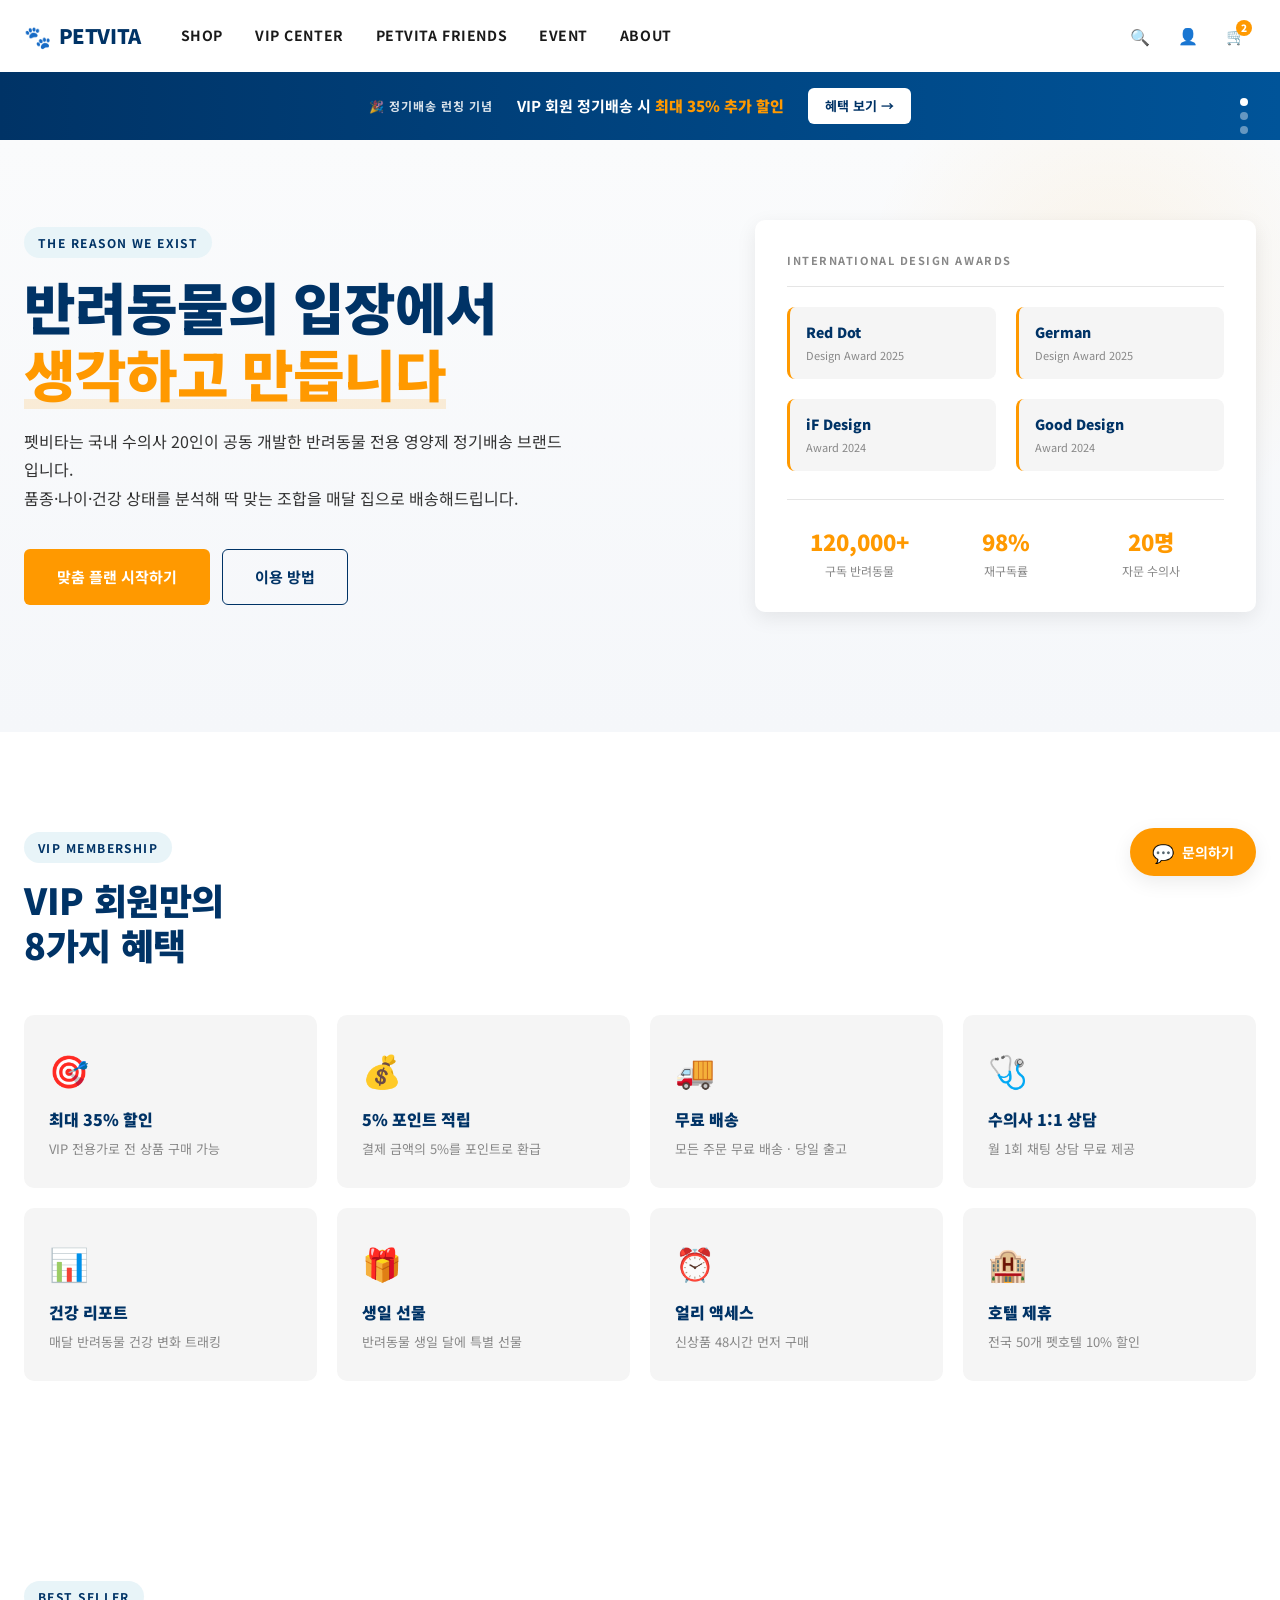
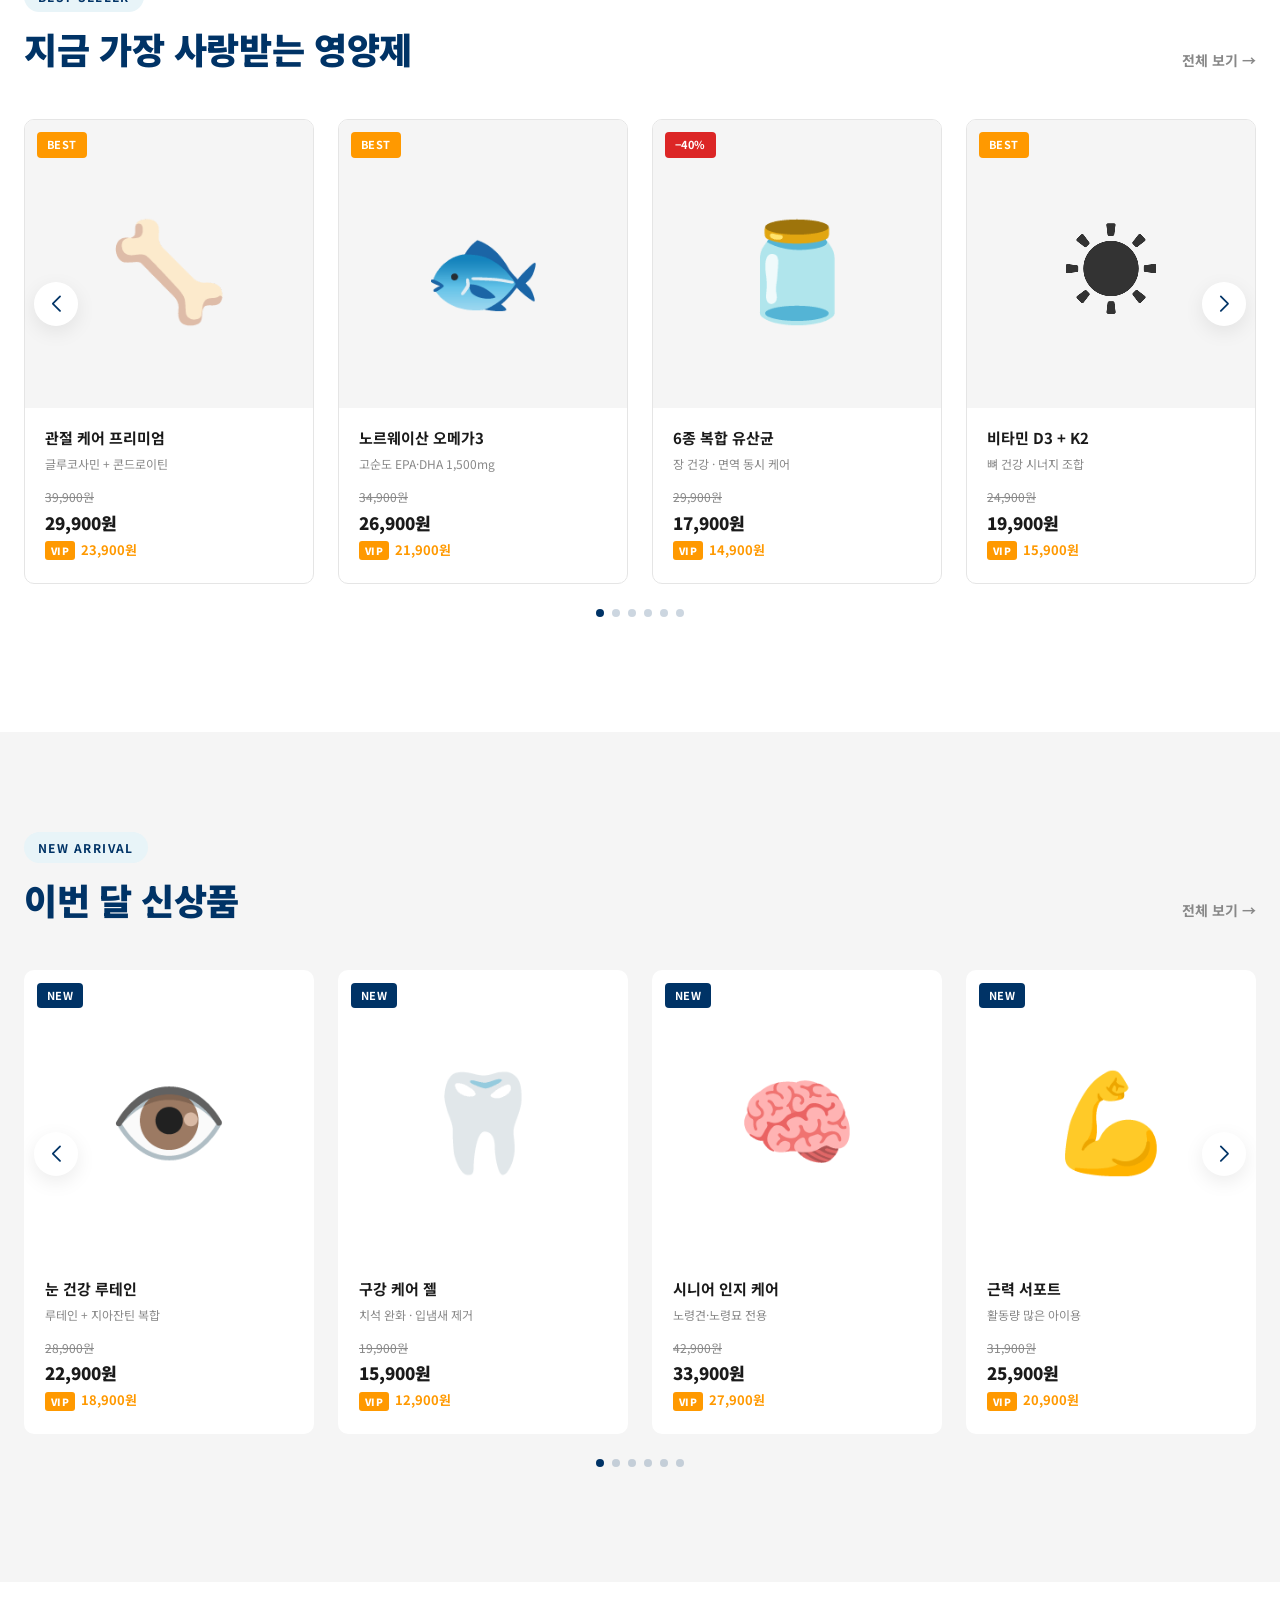
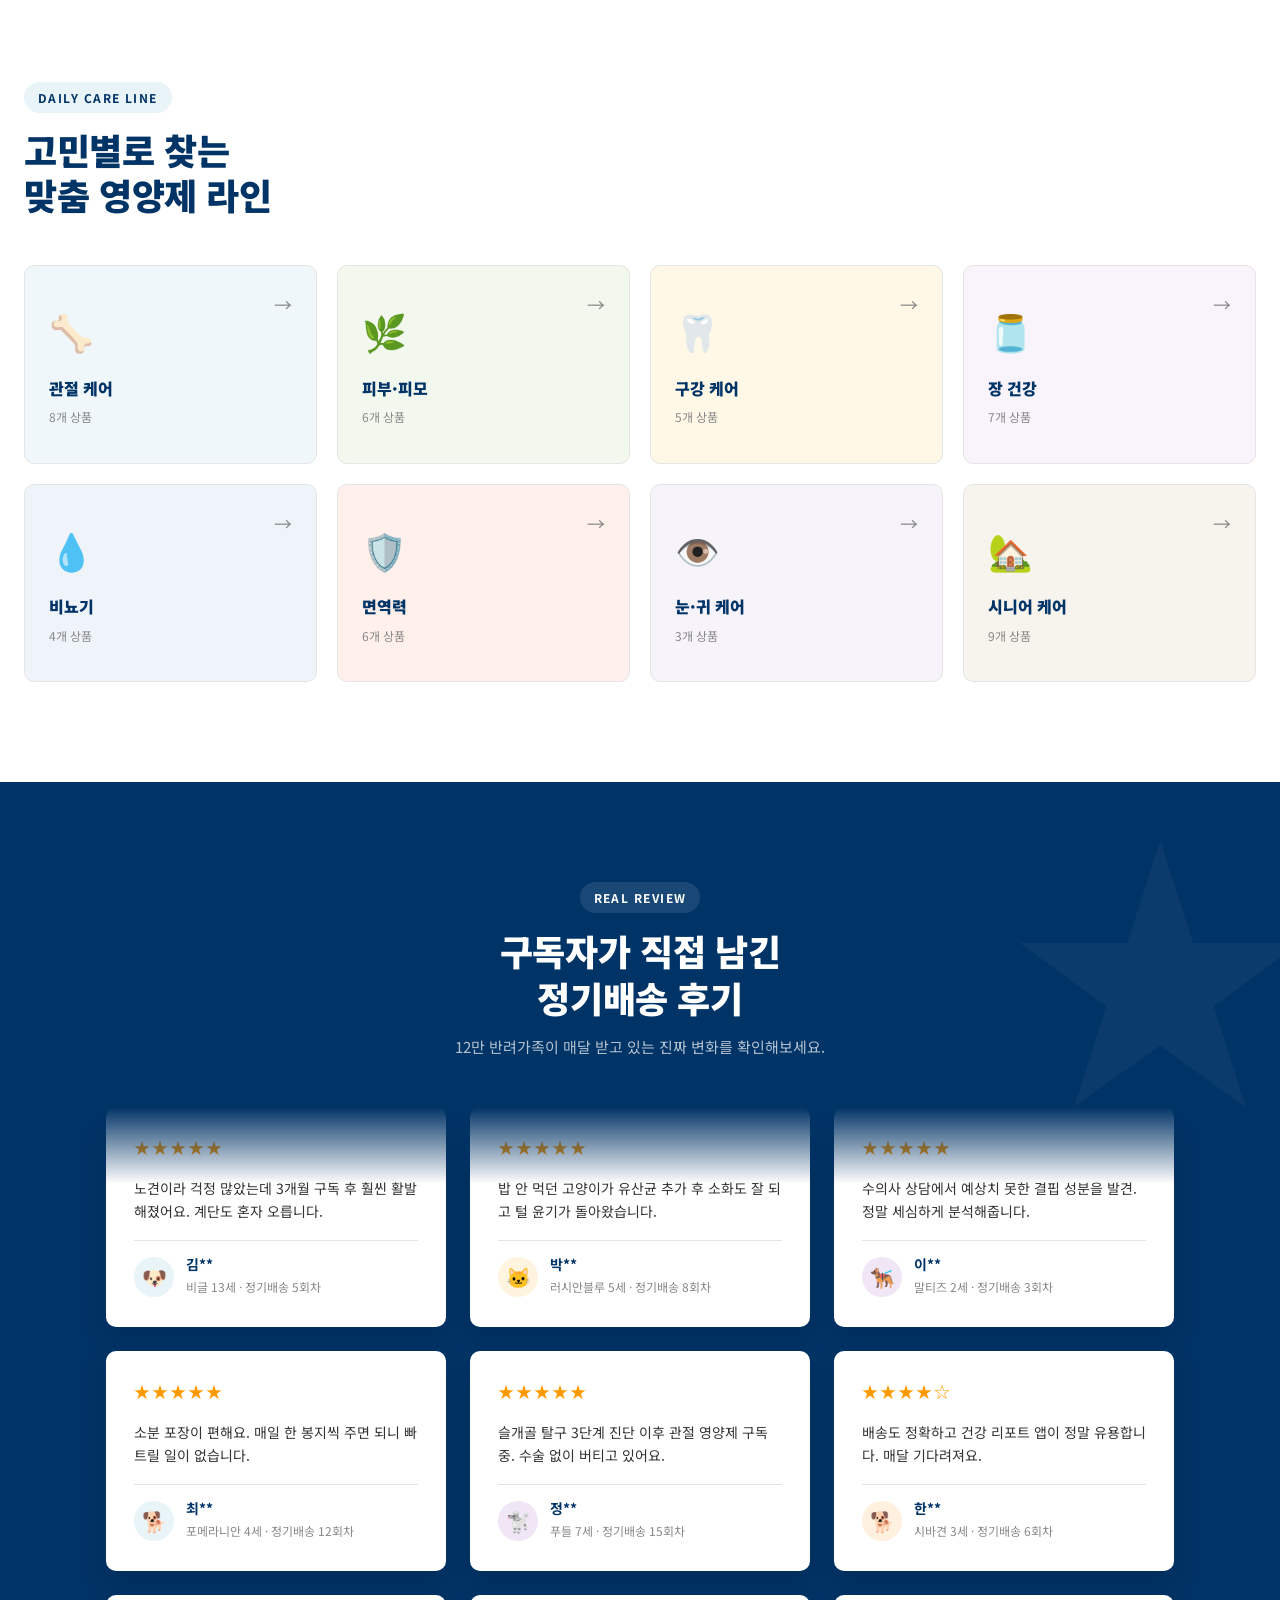
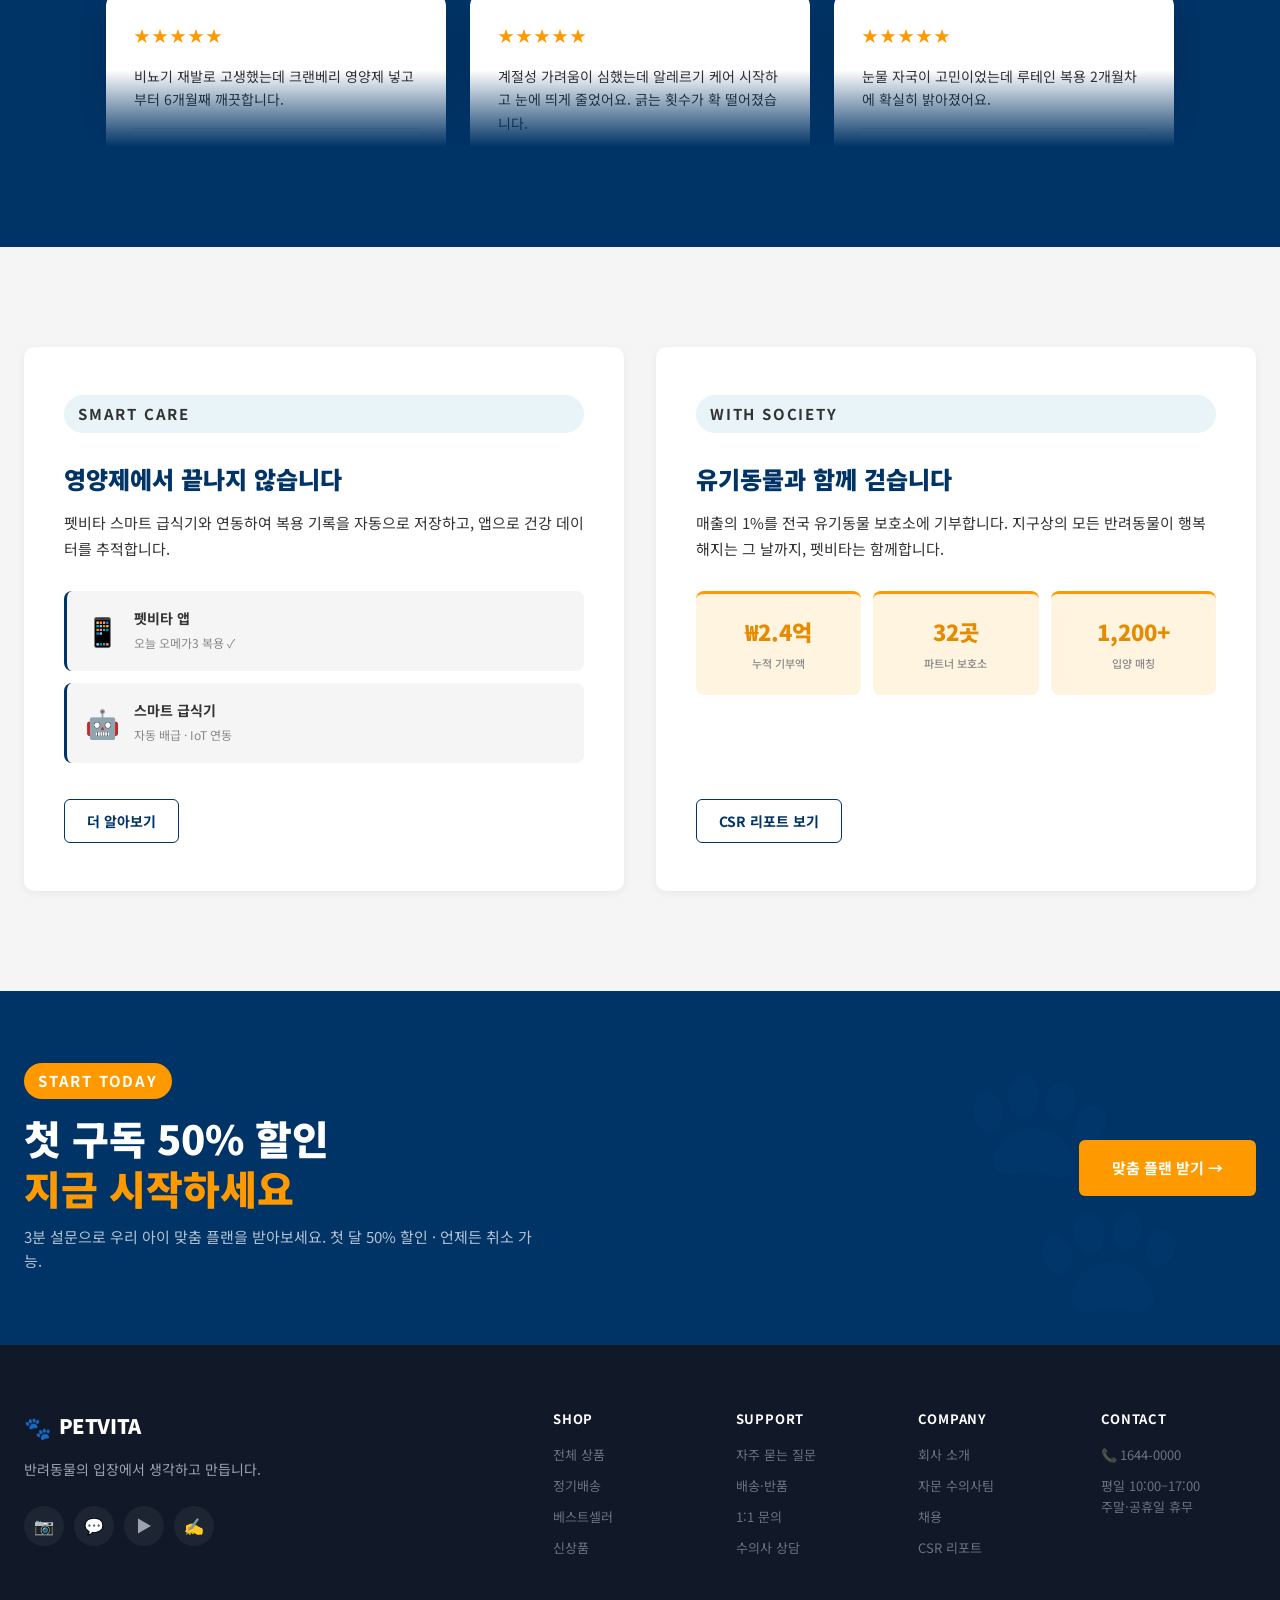
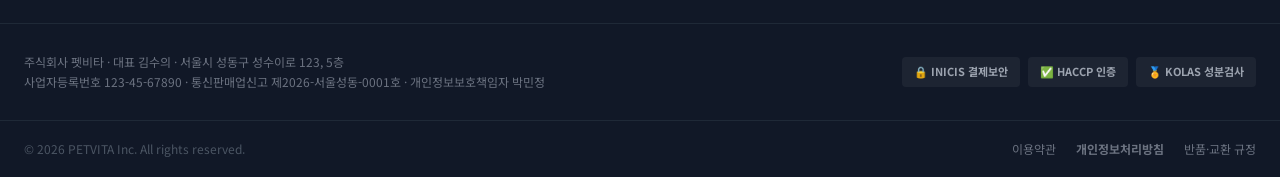
<file: v2/index.html>
<!DOCTYPE html>
<html lang="ko">
<head>
  <meta charset="UTF-8" />
  <meta name="viewport" content="width=device-width, initial-scale=1.0" />
  <title>펫비타 — 반려동물 맞춤 영양제 정기배송 전문</title>
  <meta name="description" content="수의사가 직접 설계한 맞춤 영양제를 매달 배송해드립니다. VIP 회원 35% 할인 · 무료 배송 · 언제든 취소 가능." />

  <link rel="preconnect" href="https://fonts.googleapis.com" />
  <link href="https://fonts.googleapis.com/css2?family=Noto+Sans+KR:wght@300;400;500;700;900&display=swap" rel="stylesheet" />

  <link rel="stylesheet" href="https://cdn.jsdelivr.net/npm/swiper@11/swiper-bundle.min.css" />
  <link rel="stylesheet" href="styles.css" />
</head>
<body>

  <!-- ============================================
       01. HEADER / FIXED NAV
       ============================================ -->
  <header class="header" id="header">
    <div class="header__inner container">
      <a href="#" class="logo">
        <span class="logo__icon">🐾</span>
        <span class="logo__text">PETVITA</span>
      </a>

      <nav class="gnb">
        <a href="#shop" class="gnb__item">SHOP</a>
        <a href="#vip" class="gnb__item">VIP CENTER</a>
        <a href="#friends" class="gnb__item">PETVITA FRIENDS</a>
        <a href="#event" class="gnb__item">EVENT</a>
        <a href="#about" class="gnb__item">ABOUT</a>
      </nav>

      <div class="header__utils">
        <button class="util-btn" aria-label="검색">🔍</button>
        <a href="#" class="util-btn" aria-label="로그인">👤</a>
        <a href="#" class="util-btn util-btn--cart" aria-label="장바구니">
          🛒 <span class="cart-count">2</span>
        </a>
      </div>

      <button class="hamburger" id="hamburger" aria-label="메뉴">
        <span></span><span></span><span></span>
      </button>
    </div>

    <div class="mobile-menu" id="mobileMenu">
      <a href="#shop">SHOP</a>
      <a href="#vip">VIP CENTER</a>
      <a href="#friends">PETVITA FRIENDS</a>
      <a href="#event">EVENT</a>
      <a href="#about">ABOUT</a>
    </div>
  </header>

  <!-- ============================================
       02. TOP BANNER SLIDER
       ============================================ -->
  <section class="top-banner">
    <div class="swiper top-banner__swiper">
      <div class="swiper-wrapper">
        <div class="swiper-slide top-banner__slide top-banner__slide--1">
          <div class="container">
            <p class="top-banner__eyebrow">🎉 정기배송 런칭 기념</p>
            <h2>VIP 회원 정기배송 시 <em>최대 35% 추가 할인</em></h2>
            <a href="#vip" class="btn btn--white btn--sm">혜택 보기 →</a>
          </div>
        </div>
        <div class="swiper-slide top-banner__slide top-banner__slide--2">
          <div class="container">
            <p class="top-banner__eyebrow">✨ 신규 회원 전용</p>
            <h2>첫 구독 50% 할인 + 호텔 숙박권 증정</h2>
            <a href="#products" class="btn btn--white btn--sm">지금 시작 →</a>
          </div>
        </div>
        <div class="swiper-slide top-banner__slide top-banner__slide--3">
          <div class="container">
            <p class="top-banner__eyebrow">🚚 전 상품</p>
            <h2>3만원 이상 구매 시 무료 배송</h2>
            <a href="#products" class="btn btn--white btn--sm">상품 보기 →</a>
          </div>
        </div>
      </div>
      <div class="swiper-pagination"></div>
    </div>
  </section>

  <!-- ============================================
       03. HERO / BRAND STORY
       ============================================ -->
  <section class="hero" id="about">
    <div class="container hero__inner">
      <div class="hero__copy">
        <p class="eyebrow">THE REASON WE EXIST</p>
        <h1 class="hero__title">
          반려동물의 입장에서<br />
          <em>생각하고 만듭니다</em>
        </h1>
        <p class="hero__desc">
          펫비타는 국내 수의사 20인이 공동 개발한 반려동물 전용 영양제 정기배송 브랜드입니다.<br />
          품종·나이·건강 상태를 분석해 딱 맞는 조합을 매달 집으로 배송해드립니다.
        </p>
        <div class="hero__cta">
          <a href="#products" class="btn btn--primary btn--lg">맞춤 플랜 시작하기</a>
          <a href="#how" class="btn btn--outline btn--lg">이용 방법</a>
        </div>
      </div>

      <div class="hero__awards">
        <p class="awards__label">INTERNATIONAL DESIGN AWARDS</p>
        <div class="awards__grid">
          <div class="award">
            <strong>Red Dot</strong>
            <span>Design Award 2025</span>
          </div>
          <div class="award">
            <strong>German</strong>
            <span>Design Award 2025</span>
          </div>
          <div class="award">
            <strong>iF Design</strong>
            <span>Award 2024</span>
          </div>
          <div class="award">
            <strong>Good Design</strong>
            <span>Award 2024</span>
          </div>
        </div>
        <div class="hero__trust">
          <div><strong>120,000+</strong><span>구독 반려동물</span></div>
          <div><strong>98%</strong><span>재구독률</span></div>
          <div><strong>20명</strong><span>자문 수의사</span></div>
        </div>
      </div>
    </div>
  </section>

  <!-- ============================================
       04. VIP 멤버십 혜택
       ============================================ -->
  <section class="vip" id="vip">
    <div class="container">
      <div class="section-header">
        <p class="eyebrow">VIP MEMBERSHIP</p>
        <h2 class="section-title">VIP 회원만의<br />8가지 혜택</h2>
      </div>

      <div class="vip__grid">
        <div class="vip-card">
          <div class="vip-card__icon">🎯</div>
          <strong>최대 35% 할인</strong>
          <p>VIP 전용가로 전 상품 구매 가능</p>
        </div>
        <div class="vip-card">
          <div class="vip-card__icon">💰</div>
          <strong>5% 포인트 적립</strong>
          <p>결제 금액의 5%를 포인트로 환급</p>
        </div>
        <div class="vip-card">
          <div class="vip-card__icon">🚚</div>
          <strong>무료 배송</strong>
          <p>모든 주문 무료 배송 · 당일 출고</p>
        </div>
        <div class="vip-card">
          <div class="vip-card__icon">🩺</div>
          <strong>수의사 1:1 상담</strong>
          <p>월 1회 채팅 상담 무료 제공</p>
        </div>
        <div class="vip-card">
          <div class="vip-card__icon">📊</div>
          <strong>건강 리포트</strong>
          <p>매달 반려동물 건강 변화 트래킹</p>
        </div>
        <div class="vip-card">
          <div class="vip-card__icon">🎁</div>
          <strong>생일 선물</strong>
          <p>반려동물 생일 달에 특별 선물</p>
        </div>
        <div class="vip-card">
          <div class="vip-card__icon">⏰</div>
          <strong>얼리 액세스</strong>
          <p>신상품 48시간 먼저 구매</p>
        </div>
        <div class="vip-card">
          <div class="vip-card__icon">🏨</div>
          <strong>호텔 제휴</strong>
          <p>전국 50개 펫호텔 10% 할인</p>
        </div>
      </div>
    </div>
  </section>

  <!-- ============================================
       05. BEST SELLER SLIDER
       ============================================ -->
  <section class="product-section" id="shop">
    <div class="container">
      <div class="section-header section-header--row">
        <div>
          <p class="eyebrow">BEST SELLER</p>
          <h2 class="section-title">지금 가장 사랑받는 영양제</h2>
        </div>
        <a href="#" class="section-link">전체 보기 →</a>
      </div>

      <div class="swiper product-swiper" id="bestSwiper">
        <div class="swiper-wrapper">

          <div class="swiper-slide">
            <article class="product-card">
              <div class="product-card__img" data-emoji="🦴">
                <span class="badge badge--best">BEST</span>
              </div>
              <div class="product-card__body">
                <h4>관절 케어 프리미엄</h4>
                <p>글루코사민 + 콘드로이틴</p>
                <div class="price">
                  <span class="price__orig">39,900원</span>
                  <span class="price__now">29,900원</span>
                  <span class="price__vip">23,900원</span>
                </div>
              </div>
            </article>
          </div>

          <div class="swiper-slide">
            <article class="product-card">
              <div class="product-card__img" data-emoji="🐟">
                <span class="badge badge--best">BEST</span>
              </div>
              <div class="product-card__body">
                <h4>노르웨이산 오메가3</h4>
                <p>고순도 EPA·DHA 1,500mg</p>
                <div class="price">
                  <span class="price__orig">34,900원</span>
                  <span class="price__now">26,900원</span>
                  <span class="price__vip">21,900원</span>
                </div>
              </div>
            </article>
          </div>

          <div class="swiper-slide">
            <article class="product-card">
              <div class="product-card__img" data-emoji="🫙">
                <span class="badge badge--sale">−40%</span>
              </div>
              <div class="product-card__body">
                <h4>6종 복합 유산균</h4>
                <p>장 건강 · 면역 동시 케어</p>
                <div class="price">
                  <span class="price__orig">29,900원</span>
                  <span class="price__now">17,900원</span>
                  <span class="price__vip">14,900원</span>
                </div>
              </div>
            </article>
          </div>

          <div class="swiper-slide">
            <article class="product-card">
              <div class="product-card__img" data-emoji="☀️">
                <span class="badge badge--best">BEST</span>
              </div>
              <div class="product-card__body">
                <h4>비타민 D3 + K2</h4>
                <p>뼈 건강 시너지 조합</p>
                <div class="price">
                  <span class="price__orig">24,900원</span>
                  <span class="price__now">19,900원</span>
                  <span class="price__vip">15,900원</span>
                </div>
              </div>
            </article>
          </div>

          <div class="swiper-slide">
            <article class="product-card">
              <div class="product-card__img" data-emoji="🌿">
                <span class="badge badge--best">BEST</span>
              </div>
              <div class="product-card__body">
                <h4>피부·피모 케어</h4>
                <p>바이오틴 + 아연 + 오메가</p>
                <div class="price">
                  <span class="price__orig">32,900원</span>
                  <span class="price__now">24,900원</span>
                  <span class="price__vip">19,900원</span>
                </div>
              </div>
            </article>
          </div>

          <div class="swiper-slide">
            <article class="product-card">
              <div class="product-card__img" data-emoji="💧">
                <span class="badge badge--sale">−30%</span>
              </div>
              <div class="product-card__body">
                <h4>비뇨기 전용 케어</h4>
                <p>크랜베리 + 프로바이오틱스</p>
                <div class="price">
                  <span class="price__orig">36,900원</span>
                  <span class="price__now">25,900원</span>
                  <span class="price__vip">20,900원</span>
                </div>
              </div>
            </article>
          </div>

        </div>
        <div class="swiper-button-prev"></div>
        <div class="swiper-button-next"></div>
        <div class="swiper-pagination"></div>
      </div>
    </div>
  </section>

  <!-- ============================================
       06. NEW ARRIVAL SLIDER
       ============================================ -->
  <section class="product-section product-section--alt">
    <div class="container">
      <div class="section-header section-header--row">
        <div>
          <p class="eyebrow">NEW ARRIVAL</p>
          <h2 class="section-title">이번 달 신상품</h2>
        </div>
        <a href="#" class="section-link">전체 보기 →</a>
      </div>

      <div class="swiper product-swiper" id="newSwiper">
        <div class="swiper-wrapper">

          <div class="swiper-slide">
            <article class="product-card">
              <div class="product-card__img" data-emoji="👁️">
                <span class="badge badge--new">NEW</span>
              </div>
              <div class="product-card__body">
                <h4>눈 건강 루테인</h4>
                <p>루테인 + 지아잔틴 복합</p>
                <div class="price">
                  <span class="price__orig">28,900원</span>
                  <span class="price__now">22,900원</span>
                  <span class="price__vip">18,900원</span>
                </div>
              </div>
            </article>
          </div>

          <div class="swiper-slide">
            <article class="product-card">
              <div class="product-card__img" data-emoji="🦷">
                <span class="badge badge--new">NEW</span>
              </div>
              <div class="product-card__body">
                <h4>구강 케어 젤</h4>
                <p>치석 완화 · 입냄새 제거</p>
                <div class="price">
                  <span class="price__orig">19,900원</span>
                  <span class="price__now">15,900원</span>
                  <span class="price__vip">12,900원</span>
                </div>
              </div>
            </article>
          </div>

          <div class="swiper-slide">
            <article class="product-card">
              <div class="product-card__img" data-emoji="🧠">
                <span class="badge badge--new">NEW</span>
              </div>
              <div class="product-card__body">
                <h4>시니어 인지 케어</h4>
                <p>노령견·노령묘 전용</p>
                <div class="price">
                  <span class="price__orig">42,900원</span>
                  <span class="price__now">33,900원</span>
                  <span class="price__vip">27,900원</span>
                </div>
              </div>
            </article>
          </div>

          <div class="swiper-slide">
            <article class="product-card">
              <div class="product-card__img" data-emoji="💪">
                <span class="badge badge--new">NEW</span>
              </div>
              <div class="product-card__body">
                <h4>근력 서포트</h4>
                <p>활동량 많은 아이용</p>
                <div class="price">
                  <span class="price__orig">31,900원</span>
                  <span class="price__now">25,900원</span>
                  <span class="price__vip">20,900원</span>
                </div>
              </div>
            </article>
          </div>

          <div class="swiper-slide">
            <article class="product-card">
              <div class="product-card__img" data-emoji="🌸">
                <span class="badge badge--new">NEW</span>
              </div>
              <div class="product-card__body">
                <h4>알레르기 케어</h4>
                <p>계절성 가려움 완화</p>
                <div class="price">
                  <span class="price__orig">27,900원</span>
                  <span class="price__now">21,900원</span>
                  <span class="price__vip">17,900원</span>
                </div>
              </div>
            </article>
          </div>

          <div class="swiper-slide">
            <article class="product-card">
              <div class="product-card__img" data-emoji="❤️">
                <span class="badge badge--new">NEW</span>
              </div>
              <div class="product-card__body">
                <h4>심혈관 케어</h4>
                <p>타우린 + 코엔자임 Q10</p>
                <div class="price">
                  <span class="price__orig">38,900원</span>
                  <span class="price__now">30,900원</span>
                  <span class="price__vip">24,900원</span>
                </div>
              </div>
            </article>
          </div>

        </div>
        <div class="swiper-button-prev"></div>
        <div class="swiper-button-next"></div>
        <div class="swiper-pagination"></div>
      </div>
    </div>
  </section>

  <!-- ============================================
       07. CURATION GRID — 영양제 라인
       ============================================ -->
  <section class="curation">
    <div class="container">
      <div class="section-header">
        <p class="eyebrow">DAILY CARE LINE</p>
        <h2 class="section-title">고민별로 찾는<br />맞춤 영양제 라인</h2>
      </div>

      <div class="curation__grid">
        <a href="#" class="curation-item curation-item--joint">
          <div class="curation-item__icon">🦴</div>
          <strong>관절 케어</strong>
          <span>8개 상품</span>
        </a>
        <a href="#" class="curation-item curation-item--skin">
          <div class="curation-item__icon">🌿</div>
          <strong>피부·피모</strong>
          <span>6개 상품</span>
        </a>
        <a href="#" class="curation-item curation-item--dental">
          <div class="curation-item__icon">🦷</div>
          <strong>구강 케어</strong>
          <span>5개 상품</span>
        </a>
        <a href="#" class="curation-item curation-item--gut">
          <div class="curation-item__icon">🫙</div>
          <strong>장 건강</strong>
          <span>7개 상품</span>
        </a>
        <a href="#" class="curation-item curation-item--urinary">
          <div class="curation-item__icon">💧</div>
          <strong>비뇨기</strong>
          <span>4개 상품</span>
        </a>
        <a href="#" class="curation-item curation-item--immune">
          <div class="curation-item__icon">🛡️</div>
          <strong>면역력</strong>
          <span>6개 상품</span>
        </a>
        <a href="#" class="curation-item curation-item--eye">
          <div class="curation-item__icon">👁️</div>
          <strong>눈·귀 케어</strong>
          <span>3개 상품</span>
        </a>
        <a href="#" class="curation-item curation-item--senior">
          <div class="curation-item__icon">🏡</div>
          <strong>시니어 케어</strong>
          <span>9개 상품</span>
        </a>
      </div>
    </div>
  </section>

  <!-- ============================================
       08. REVIEWS — 3-column vertical infinite scroll
       ============================================ -->
  <section class="reviews">
    <div class="container reviews__inner">
      <div class="section-header section-header--center">
        <p class="eyebrow">REAL REVIEW</p>
        <h2 class="section-title">구독자가 직접 남긴<br />정기배송 후기</h2>
        <p class="reviews__desc">12만 반려가족이 매달 받고 있는 진짜 변화를 확인해보세요.</p>
      </div>

      <div class="review-cols">
        <div class="review-col review-col--1">
          <div class="review-col__track">
            <article class="review">
              <div class="review__stars">★★★★★</div>
              <p class="review__text">노견이라 걱정 많았는데 3개월 구독 후 훨씬 활발해졌어요. 계단도 혼자 오릅니다.</p>
              <div class="review__meta">
                <div class="review__avatar review__avatar--beagle" aria-hidden="true">🐶</div>
                <div>
                  <strong>김**</strong>
                  <span>비글 13세 · 정기배송 5회차</span>
                </div>
              </div>
            </article>
            <article class="review">
              <div class="review__stars">★★★★★</div>
              <p class="review__text">소분 포장이 편해요. 매일 한 봉지씩 주면 되니 빠트릴 일이 없습니다.</p>
              <div class="review__meta">
                <div class="review__avatar review__avatar--pom" aria-hidden="true">🐕</div>
                <div>
                  <strong>최**</strong>
                  <span>포메라니안 4세 · 정기배송 12회차</span>
                </div>
              </div>
            </article>
            <article class="review">
              <div class="review__stars">★★★★★</div>
              <p class="review__text">비뇨기 재발로 고생했는데 크랜베리 영양제 넣고부터 6개월째 깨끗합니다.</p>
              <div class="review__meta">
                <div class="review__avatar review__avatar--cat" aria-hidden="true">🐈</div>
                <div>
                  <strong>윤**</strong>
                  <span>먼치킨 6세 · 정기배송 9회차</span>
                </div>
              </div>
            </article>
          </div>
        </div>

        <div class="review-col review-col--2">
          <div class="review-col__track">
            <article class="review">
              <div class="review__stars">★★★★★</div>
              <p class="review__text">밥 안 먹던 고양이가 유산균 추가 후 소화도 잘 되고 털 윤기가 돌아왔습니다.</p>
              <div class="review__meta">
                <div class="review__avatar review__avatar--russian" aria-hidden="true">🐱</div>
                <div>
                  <strong>박**</strong>
                  <span>러시안블루 5세 · 정기배송 8회차</span>
                </div>
              </div>
            </article>
            <article class="review">
              <div class="review__stars">★★★★★</div>
              <p class="review__text">슬개골 탈구 3단계 진단 이후 관절 영양제 구독 중. 수술 없이 버티고 있어요.</p>
              <div class="review__meta">
                <div class="review__avatar review__avatar--poodle" aria-hidden="true">🐩</div>
                <div>
                  <strong>정**</strong>
                  <span>푸들 7세 · 정기배송 15회차</span>
                </div>
              </div>
            </article>
            <article class="review">
              <div class="review__stars">★★★★★</div>
              <p class="review__text">계절성 가려움이 심했는데 알레르기 케어 시작하고 눈에 띄게 줄었어요. 긁는 횟수가 확 떨어졌습니다.</p>
              <div class="review__meta">
                <div class="review__avatar review__avatar--retriever" aria-hidden="true">🦮</div>
                <div>
                  <strong>강**</strong>
                  <span>리트리버 5세 · 정기배송 7회차</span>
                </div>
              </div>
            </article>
          </div>
        </div>

        <div class="review-col review-col--3">
          <div class="review-col__track">
            <article class="review">
              <div class="review__stars">★★★★★</div>
              <p class="review__text">수의사 상담에서 예상치 못한 결핍 성분을 발견. 정말 세심하게 분석해줍니다.</p>
              <div class="review__meta">
                <div class="review__avatar review__avatar--malt" aria-hidden="true">🐕‍🦺</div>
                <div>
                  <strong>이**</strong>
                  <span>말티즈 2세 · 정기배송 3회차</span>
                </div>
              </div>
            </article>
            <article class="review">
              <div class="review__stars">★★★★☆</div>
              <p class="review__text">배송도 정확하고 건강 리포트 앱이 정말 유용합니다. 매달 기다려져요.</p>
              <div class="review__meta">
                <div class="review__avatar review__avatar--shiba" aria-hidden="true">🐕</div>
                <div>
                  <strong>한**</strong>
                  <span>시바견 3세 · 정기배송 6회차</span>
                </div>
              </div>
            </article>
            <article class="review">
              <div class="review__stars">★★★★★</div>
              <p class="review__text">눈물 자국이 고민이었는데 루테인 복용 2개월차에 확실히 밝아졌어요.</p>
              <div class="review__meta">
                <div class="review__avatar review__avatar--scottish" aria-hidden="true">😺</div>
                <div>
                  <strong>서**</strong>
                  <span>스코티시폴드 2세 · 정기배송 4회차</span>
                </div>
              </div>
            </article>
          </div>
        </div>
      </div>
    </div>
  </section>

  <!-- ============================================
       09. IoT / CSR — 브랜드 철학
       ============================================ -->
  <section class="philosophy">
    <div class="container philosophy__inner">
      <div class="philosophy__block philosophy__block--iot">
        <p class="eyebrow">SMART CARE</p>
        <h3>영양제에서 끝나지 않습니다</h3>
        <p>펫비타 스마트 급식기와 연동하여 복용 기록을 자동으로 저장하고, 앱으로 건강 데이터를 추적합니다.</p>
        <div class="philosophy__visual">
          <div class="iot-card">
            <div class="iot-card__icon">📱</div>
            <div>
              <strong>펫비타 앱</strong>
              <span>오늘 오메가3 복용 ✓</span>
            </div>
          </div>
          <div class="iot-card">
            <div class="iot-card__icon">🤖</div>
            <div>
              <strong>스마트 급식기</strong>
              <span>자동 배급 · IoT 연동</span>
            </div>
          </div>
        </div>
        <a href="#" class="btn btn--outline">더 알아보기</a>
      </div>

      <div class="philosophy__block philosophy__block--csr">
        <p class="eyebrow">WITH SOCIETY</p>
        <h3>유기동물과 함께 걷습니다</h3>
        <p>매출의 1%를 전국 유기동물 보호소에 기부합니다. 지구상의 모든 반려동물이 행복해지는 그 날까지, 펫비타는 함께합니다.</p>
        <div class="philosophy__visual">
          <div class="csr-stat">
            <strong>₩2.4억</strong>
            <span>누적 기부액</span>
          </div>
          <div class="csr-stat">
            <strong>32곳</strong>
            <span>파트너 보호소</span>
          </div>
          <div class="csr-stat">
            <strong>1,200+</strong>
            <span>입양 매칭</span>
          </div>
        </div>
        <a href="#" class="btn btn--outline">CSR 리포트 보기</a>
      </div>
    </div>
  </section>

  <!-- ============================================
       10. CTA BANNER
       ============================================ -->
  <section class="cta-banner">
    <div class="container cta-banner__inner">
      <div>
        <p class="eyebrow eyebrow--accent">START TODAY</p>
        <h2>첫 구독 50% 할인<br /><em>지금 시작하세요</em></h2>
        <p>3분 설문으로 우리 아이 맞춤 플랜을 받아보세요. 첫 달 50% 할인 · 언제든 취소 가능.</p>
      </div>
      <a href="#" class="btn btn--primary btn--lg">맞춤 플랜 받기 →</a>
    </div>
  </section>

  <!-- ============================================
       11. FOOTER
       ============================================ -->
  <footer class="footer">
    <div class="container footer__inner">

      <div class="footer__brand">
        <a href="#" class="logo logo--light">
          <span class="logo__icon">🐾</span>
          <span class="logo__text">PETVITA</span>
        </a>
        <p>반려동물의 입장에서 생각하고 만듭니다.</p>
        <div class="footer__social">
          <a href="#" aria-label="Instagram">📷</a>
          <a href="#" aria-label="KakaoTalk">💬</a>
          <a href="#" aria-label="YouTube">▶️</a>
          <a href="#" aria-label="Blog">✍️</a>
        </div>
      </div>

      <div class="footer__links">
        <div>
          <strong>SHOP</strong>
          <a href="#">전체 상품</a>
          <a href="#">정기배송</a>
          <a href="#">베스트셀러</a>
          <a href="#">신상품</a>
        </div>
        <div>
          <strong>SUPPORT</strong>
          <a href="#">자주 묻는 질문</a>
          <a href="#">배송·반품</a>
          <a href="#" data-inquiry-open>1:1 문의</a>
          <a href="#">수의사 상담</a>
        </div>
        <div>
          <strong>COMPANY</strong>
          <a href="#">회사 소개</a>
          <a href="#">자문 수의사팀</a>
          <a href="#">채용</a>
          <a href="#">CSR 리포트</a>
        </div>
        <div>
          <strong>CONTACT</strong>
          <a href="tel:1644-0000">📞 1644-0000</a>
          <span class="footer__hours">평일 10:00–17:00<br />주말·공휴일 휴무</span>
        </div>
      </div>
    </div>

    <div class="footer__info">
      <div class="container">
        <p class="footer__company">
          주식회사 펫비타 · 대표 김수의 · 서울시 성동구 성수이로 123, 5층<br />
          사업자등록번호 123-45-67890 · 통신판매업신고 제2026-서울성동-0001호 ·
          개인정보보호책임자 박민정
        </p>
        <div class="footer__cert">
          <span class="cert-badge">🔒 INICIS 결제보안</span>
          <span class="cert-badge">✅ HACCP 인증</span>
          <span class="cert-badge">🏅 KOLAS 성분검사</span>
        </div>
      </div>
    </div>

    <div class="footer__bottom">
      <div class="container">
        <p>© 2026 PETVITA Inc. All rights reserved.</p>
        <div class="footer__policies">
          <a href="#">이용약관</a>
          <a href="#"><strong>개인정보처리방침</strong></a>
          <a href="#">반품·교환 규정</a>
        </div>
      </div>
    </div>
  </footer>

  <!-- ============================================
       12. INQUIRY — FAB · Modal · Toast
       ============================================ -->
  <button type="button" class="inquiry-fab" id="inquiryFab" aria-label="문의하기" data-inquiry-open>
    <span class="inquiry-fab__icon" aria-hidden="true">💬</span>
    <span class="inquiry-fab__label">문의하기</span>
  </button>

  <div class="inquiry-modal" id="inquiryModal" role="dialog" aria-modal="true"
       aria-labelledby="inquiryModalTitle" hidden>
    <div class="inquiry-modal__backdrop" data-close></div>
    <div class="inquiry-modal__panel" role="document">
      <button type="button" class="inquiry-modal__close" data-close aria-label="닫기">×</button>

      <div class="inquiry-modal__view" data-view="form">
        <p class="eyebrow">CONTACT</p>
        <h2 class="inquiry-modal__title" id="inquiryModalTitle">문의하기</h2>
        <p class="inquiry-modal__subtitle">궁금한 점을 남겨주세요. 영업일 기준 1일 내 회신드립니다.</p>
        <form class="inquiry-form" id="inquiryForm" novalidate>
          <label class="inquiry-form__field">
            <span class="inquiry-form__label">이름 <em>*</em></span>
            <input type="text" name="name" required maxlength="40" autocomplete="name" />
            <span class="inquiry-form__error" data-error-for="name"></span>
          </label>
          <label class="inquiry-form__field">
            <span class="inquiry-form__label">연락처 <em>*</em></span>
            <input type="text" name="contact" required maxlength="60"
                   placeholder="010-0000-0000 또는 이메일" autocomplete="tel" />
            <span class="inquiry-form__error" data-error-for="contact"></span>
          </label>
          <label class="inquiry-form__field">
            <span class="inquiry-form__label">문의 내용 <em>*</em></span>
            <textarea name="message" required maxlength="1000" rows="5"
                      placeholder="반려동물 정보나 궁금하신 내용을 편하게 적어주세요."></textarea>
            <span class="inquiry-form__error" data-error-for="message"></span>
          </label>
          <button type="submit" class="btn btn--primary btn--lg inquiry-form__submit">문의 보내기</button>
        </form>
      </div>

      <div class="inquiry-modal__view" data-view="success" hidden>
        <div class="inquiry-success">
          <div class="inquiry-success__icon" aria-hidden="true">✓</div>
          <h2 class="inquiry-success__title">문의가 접수되었습니다</h2>
          <p class="inquiry-success__desc">빠른 시일 내 남겨주신 연락처로 회신드리겠습니다.</p>
          <button type="button" class="btn btn--primary" data-close>확인</button>
        </div>
      </div>
    </div>
  </div>

  <div class="toast" id="inquiryToast" role="status" aria-live="polite" hidden>
    <span class="toast__icon" aria-hidden="true">✓</span>
    <span>문의가 정상적으로 접수되었습니다.</span>
  </div>

  <script src="https://cdn.jsdelivr.net/npm/swiper@11/swiper-bundle.min.js"></script>
  <script src="script.js"></script>
</body>
</html>
</file>
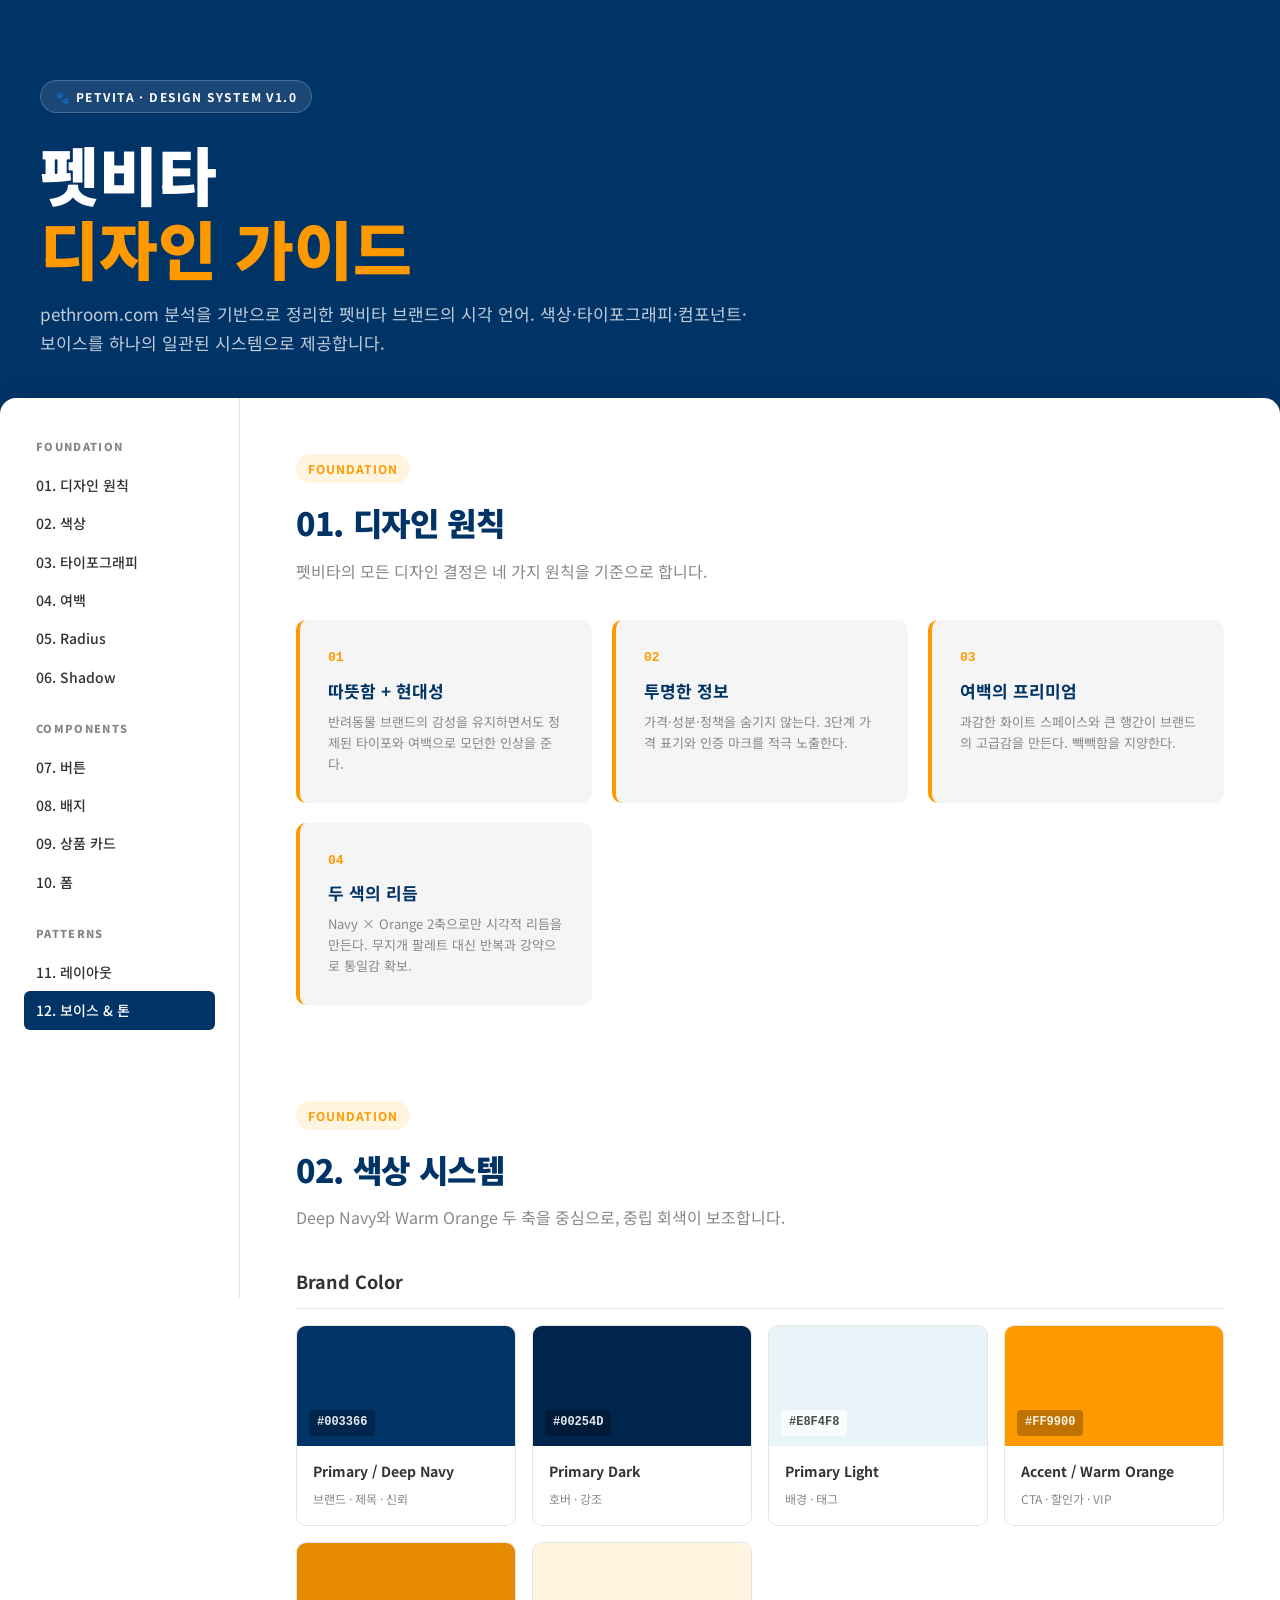
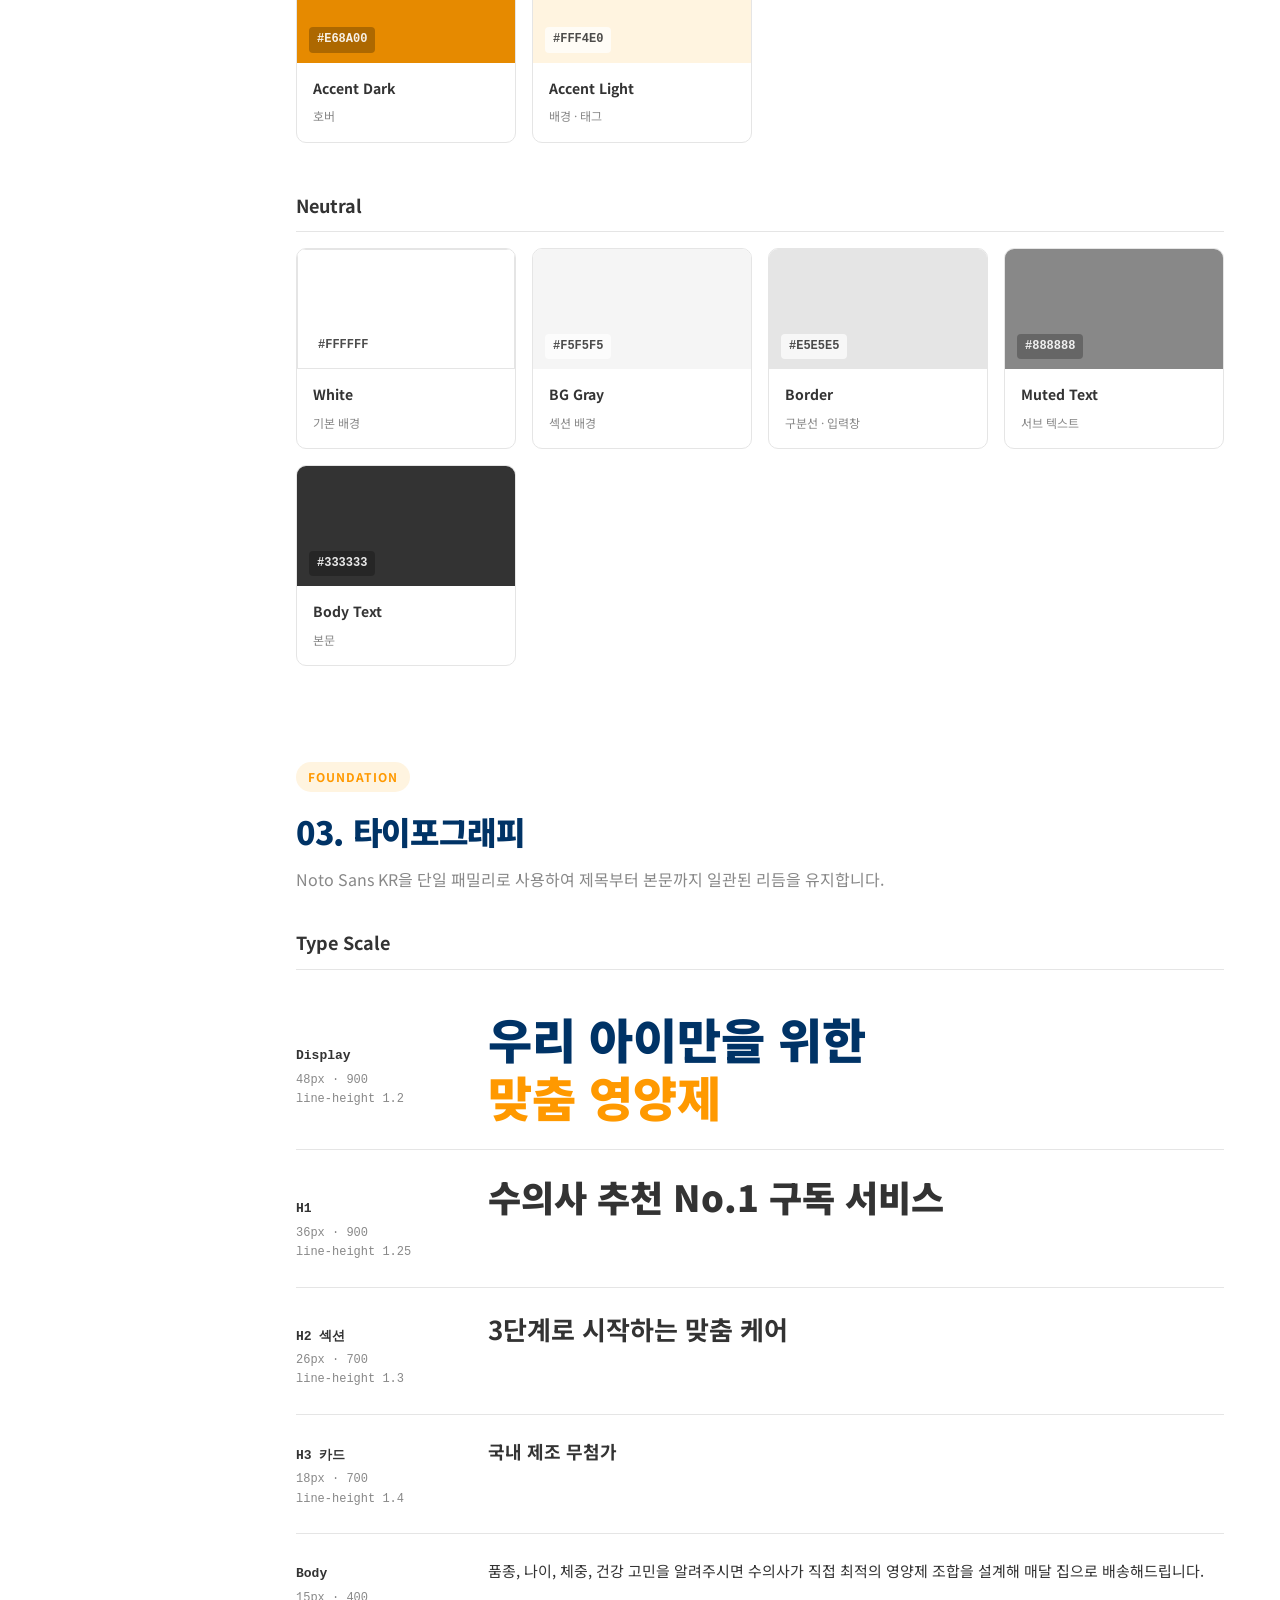
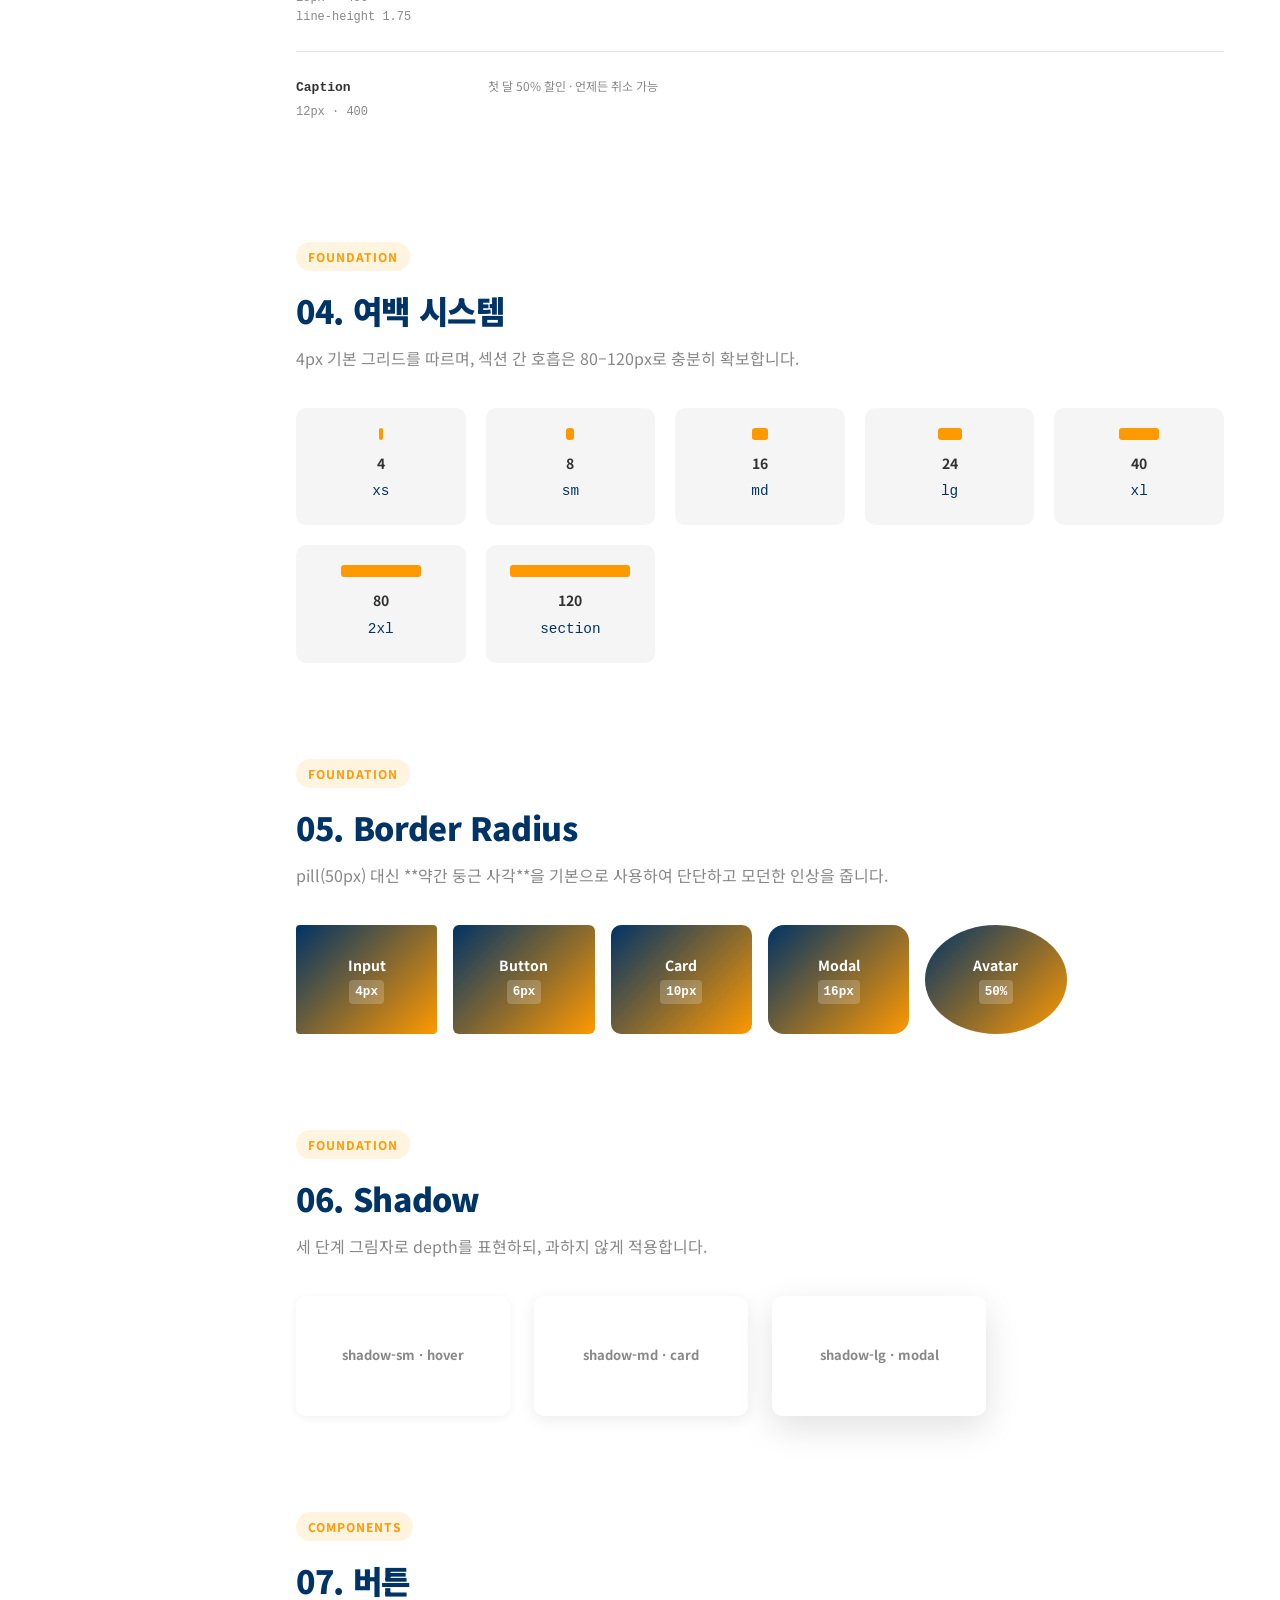
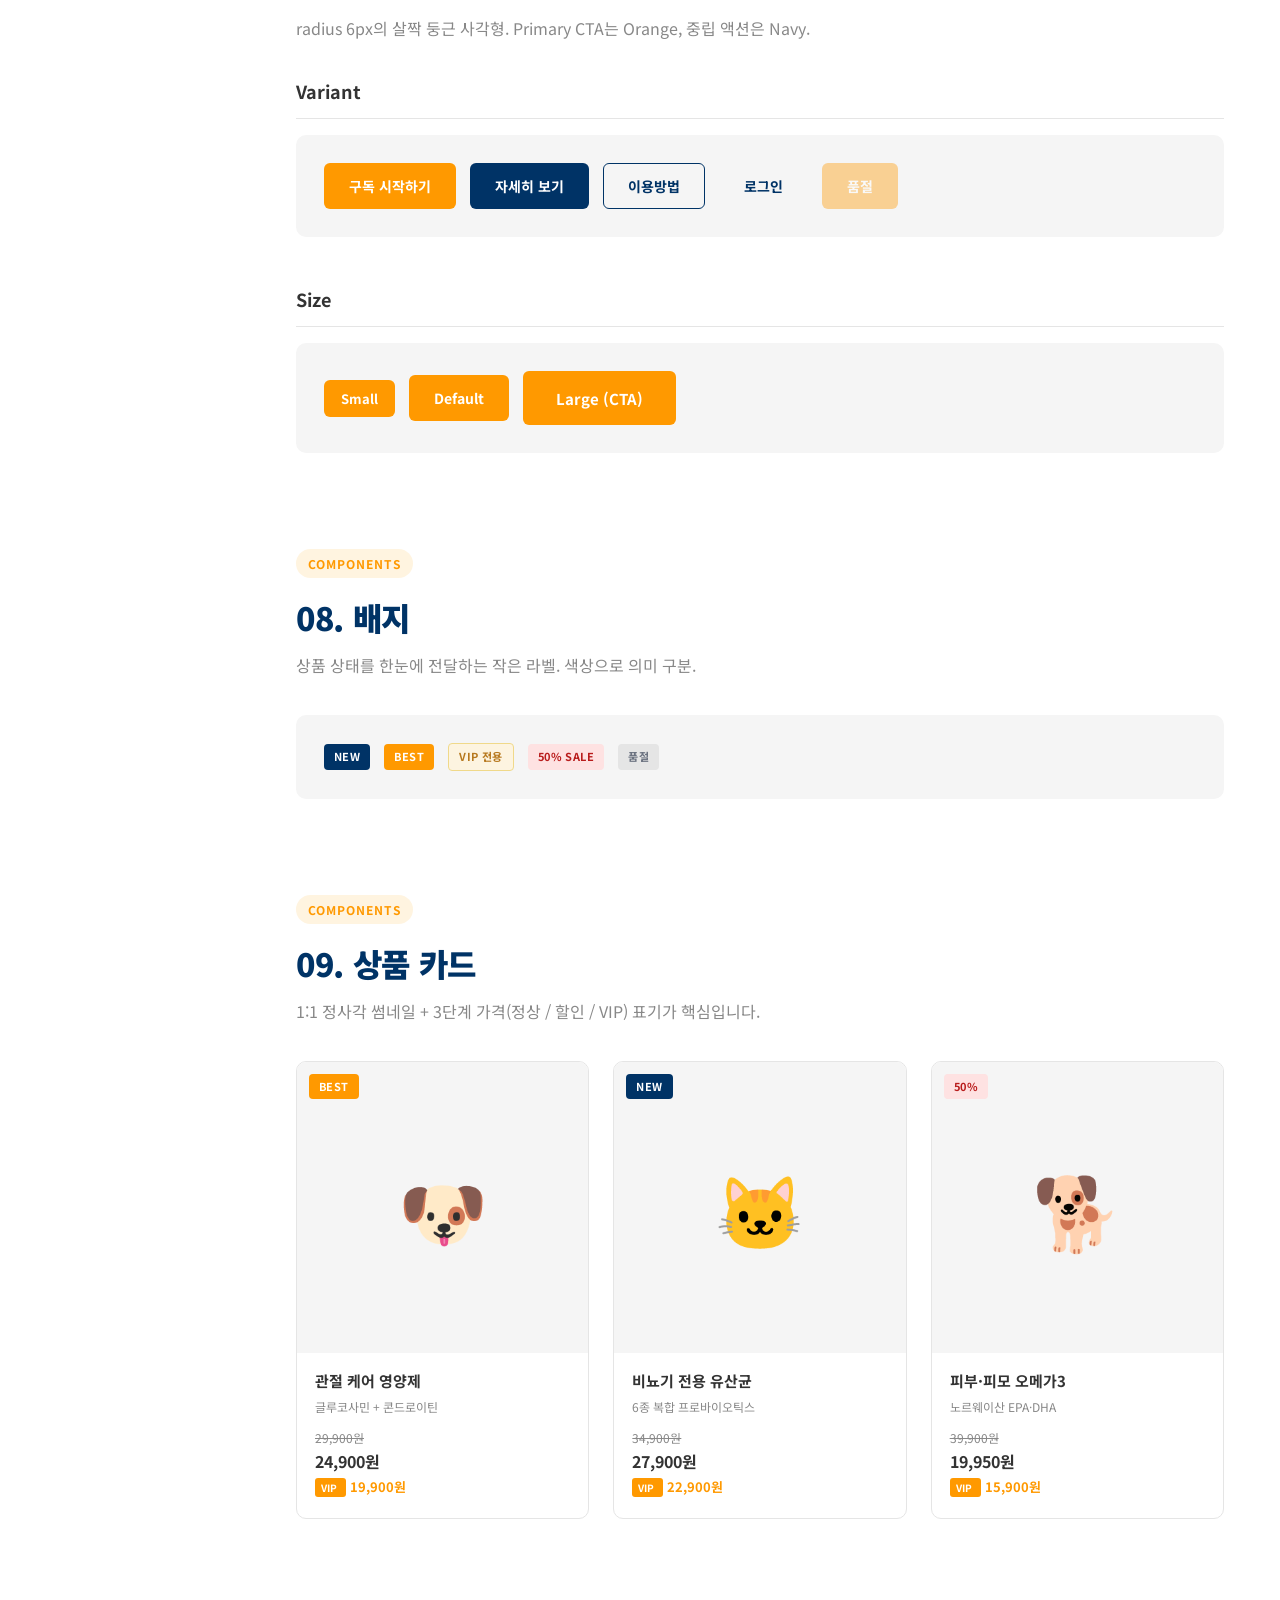
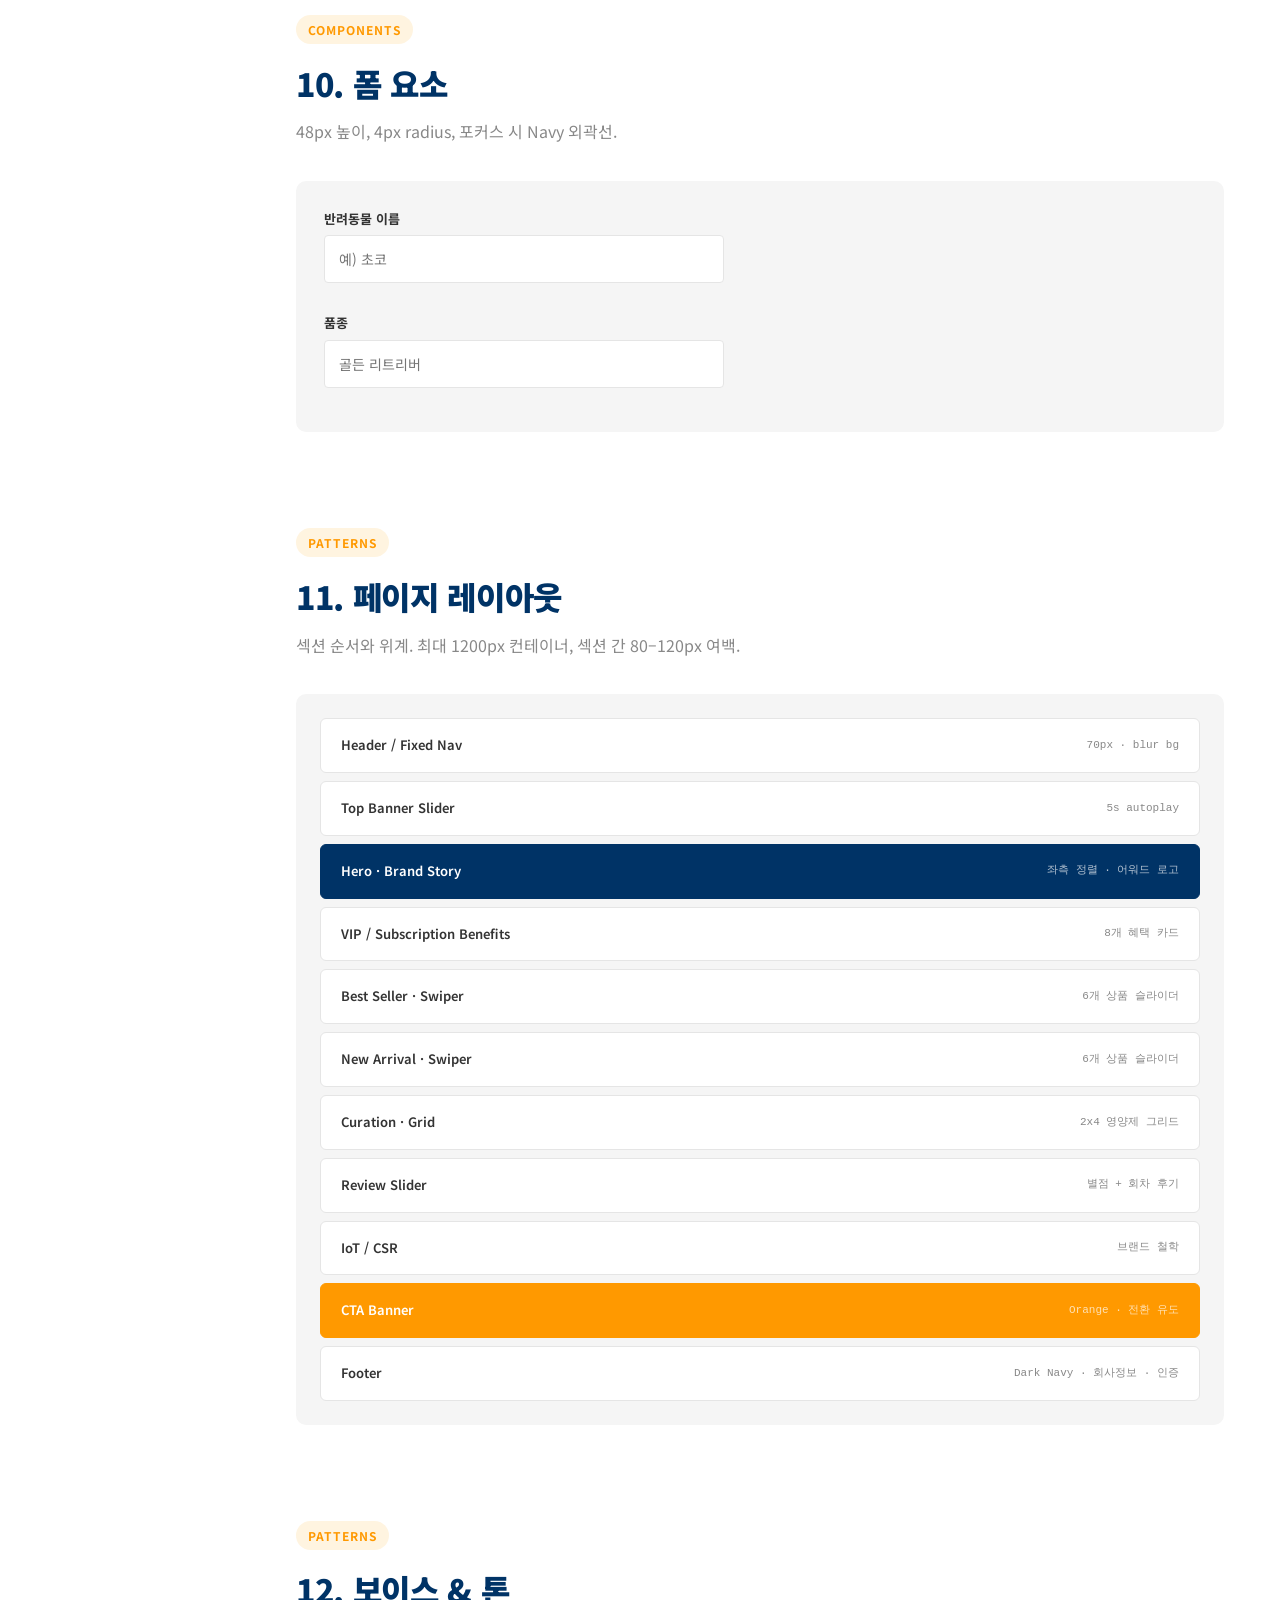
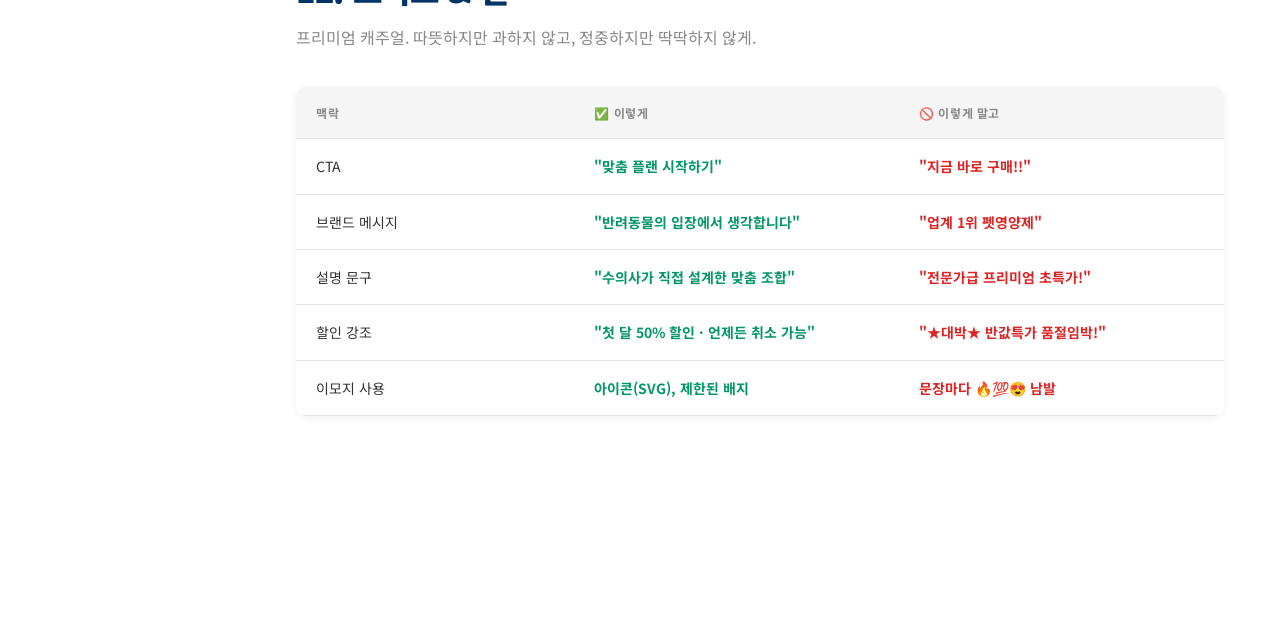
<file: design-guide.html>
<!DOCTYPE html>
<html lang="ko">
<head>
  <meta charset="UTF-8" />
  <meta name="viewport" content="width=device-width, initial-scale=1.0" />
  <title>펫비타 디자인 가이드</title>
  <link rel="preconnect" href="https://fonts.googleapis.com" />
  <link href="https://fonts.googleapis.com/css2?family=Noto+Sans+KR:wght@300;400;500;700;900&display=swap" rel="stylesheet" />
  <style>
    /* ============================================
       DESIGN TOKENS (pethroom-inspired)
       ============================================ */
    :root {
      --primary: #003366;
      --primary-dark: #00254D;
      --primary-light: #E8F4F8;
      --accent: #FF9900;
      --accent-dark: #E68A00;
      --accent-light: #FFF4E0;

      --text: #333333;
      --text-muted: #888888;
      --border: #E5E5E5;
      --bg: #FFFFFF;
      --bg-alt: #F5F5F5;

      --radius-btn: 6px;
      --radius-card: 10px;
      --radius-input: 4px;

      --shadow-sm: 0 2px 8px rgba(0,0,0,.06);
      --shadow-md: 0 4px 16px rgba(0,0,0,.08);
      --shadow-lg: 0 12px 36px rgba(0,0,0,.12);

      --font: 'Noto Sans KR', 'Pretendard', 'Apple SD Gothic Neo', sans-serif;
    }

    * { box-sizing: border-box; margin: 0; padding: 0; }
    body {
      font-family: var(--font);
      color: var(--text);
      background: var(--bg);
      line-height: 1.6;
    }
    a { color: inherit; text-decoration: none; }
    code {
      font-family: 'SF Mono', Consolas, monospace;
      background: var(--bg-alt);
      padding: 2px 6px;
      border-radius: 4px;
      font-size: .9em;
      color: var(--primary);
    }

    /* ============================================
       GUIDE LAYOUT
       ============================================ */
    .guide-header {
      background: var(--primary);
      color: #fff;
      padding: 80px 40px 100px;
      text-align: left;
    }
    .guide-header__label {
      display: inline-block;
      font-size: 12px;
      font-weight: 700;
      letter-spacing: .12em;
      text-transform: uppercase;
      background: rgba(255,255,255,.1);
      padding: 6px 14px;
      border-radius: 50px;
      margin-bottom: 24px;
      border: 1px solid rgba(255,255,255,.2);
    }
    .guide-header h1 {
      font-size: clamp(40px, 5vw, 64px);
      font-weight: 900;
      line-height: 1.15;
      margin-bottom: 16px;
      max-width: 900px;
    }
    .guide-header h1 em { color: var(--accent); font-style: normal; }
    .guide-header p {
      font-size: 17px;
      max-width: 720px;
      color: rgba(255,255,255,.75);
      line-height: 1.7;
    }

    .guide-body {
      display: grid;
      grid-template-columns: 240px 1fr;
      max-width: 1440px;
      margin: -60px auto 0;
      background: var(--bg);
      border-radius: 16px 16px 0 0;
      box-shadow: var(--shadow-lg);
      min-height: 100vh;
      position: relative;
      z-index: 2;
    }

    /* Sidebar */
    .guide-nav {
      border-right: 1px solid var(--border);
      padding: 40px 24px;
      position: sticky;
      top: 0;
      align-self: start;
      height: 100vh;
      overflow-y: auto;
    }
    .guide-nav h4 {
      font-size: 11px;
      font-weight: 900;
      letter-spacing: .12em;
      text-transform: uppercase;
      color: var(--text-muted);
      margin: 24px 0 10px;
      padding-left: 12px;
    }
    .guide-nav h4:first-child { margin-top: 0; }
    .guide-nav a {
      display: block;
      font-size: 14px;
      font-weight: 500;
      padding: 8px 12px;
      border-radius: 6px;
      color: var(--text);
      transition: all .2s;
    }
    .guide-nav a:hover { background: var(--primary-light); color: var(--primary); }
    .guide-nav a.active { background: var(--primary); color: #fff; }

    /* Main */
    .guide-main {
      padding: 56px 56px 120px;
      max-width: 1100px;
    }

    .guide-section { margin-bottom: 96px; }
    .guide-section__tag {
      display: inline-block;
      font-size: 12px;
      font-weight: 700;
      letter-spacing: .08em;
      text-transform: uppercase;
      color: var(--accent);
      background: var(--accent-light);
      padding: 5px 12px;
      border-radius: 50px;
      margin-bottom: 14px;
    }
    .guide-section h2 {
      font-size: 32px;
      font-weight: 900;
      color: var(--primary);
      margin-bottom: 10px;
      letter-spacing: -.01em;
    }
    .guide-section__desc {
      font-size: 16px;
      color: var(--text-muted);
      margin-bottom: 36px;
      max-width: 720px;
    }
    .guide-subsection { margin-bottom: 48px; }
    .guide-subsection h3 {
      font-size: 18px;
      font-weight: 700;
      margin-bottom: 16px;
      padding-bottom: 12px;
      border-bottom: 1px solid var(--border);
      color: var(--text);
    }

    /* ============================================
       COLOR SWATCHES
       ============================================ */
    .swatch-grid {
      display: grid;
      grid-template-columns: repeat(auto-fill, minmax(200px, 1fr));
      gap: 16px;
    }
    .swatch {
      border-radius: var(--radius-card);
      overflow: hidden;
      border: 1px solid var(--border);
      transition: transform .2s, box-shadow .2s;
    }
    .swatch:hover { transform: translateY(-3px); box-shadow: var(--shadow-md); }
    .swatch__color {
      height: 120px;
      position: relative;
    }
    .swatch__color::after {
      content: attr(data-hex);
      position: absolute;
      bottom: 10px; left: 12px;
      font-family: 'SF Mono', monospace;
      font-size: 12px;
      color: rgba(255,255,255,.9);
      background: rgba(0,0,0,.25);
      padding: 3px 8px;
      border-radius: 4px;
      font-weight: 600;
    }
    .swatch__color.is-light::after { color: rgba(0,0,0,.7); background: rgba(255,255,255,.7); }
    .swatch__info { padding: 14px 16px; }
    .swatch__info strong { display: block; font-size: 14px; font-weight: 700; margin-bottom: 3px; }
    .swatch__info span { font-size: 12px; color: var(--text-muted); }

    /* ============================================
       TYPOGRAPHY
       ============================================ */
    .type-row {
      display: grid;
      grid-template-columns: 160px 1fr;
      gap: 32px;
      padding: 24px 0;
      border-bottom: 1px solid var(--border);
      align-items: baseline;
    }
    .type-row:last-child { border-bottom: none; }
    .type-meta {
      font-family: 'SF Mono', monospace;
      font-size: 12px;
      color: var(--text-muted);
      line-height: 1.6;
    }
    .type-meta strong { display: block; color: var(--text); font-size: 13px; margin-bottom: 4px; }
    .type-display  { font-size: 48px; font-weight: 900; line-height: 1.2; color: var(--primary); }
    .type-display em { color: var(--accent); font-style: normal; }
    .type-h1       { font-size: 36px; font-weight: 900; line-height: 1.25; }
    .type-h2       { font-size: 26px; font-weight: 700; line-height: 1.3; }
    .type-h3       { font-size: 18px; font-weight: 700; line-height: 1.4; }
    .type-body     { font-size: 15px; font-weight: 400; line-height: 1.75; color: var(--text); }
    .type-caption  { font-size: 12px; color: var(--text-muted); }

    /* ============================================
       SPACING
       ============================================ */
    .space-grid {
      display: grid;
      grid-template-columns: repeat(auto-fill, minmax(160px, 1fr));
      gap: 20px;
    }
    .space-box {
      padding: 20px;
      background: var(--bg-alt);
      border-radius: var(--radius-card);
      text-align: center;
    }
    .space-bar {
      background: var(--accent);
      height: 12px;
      margin: 0 auto 12px;
      border-radius: 3px;
    }
    .space-box strong { display: block; font-size: 14px; font-weight: 700; }
    .space-box code { margin-top: 4px; display: inline-block; }

    /* ============================================
       BUTTONS
       ============================================ */
    .btn {
      display: inline-flex;
      align-items: center;
      gap: 6px;
      padding: 12px 24px;
      border-radius: var(--radius-btn);
      font-family: var(--font);
      font-weight: 700;
      font-size: 14px;
      cursor: pointer;
      border: 1px solid transparent;
      transition: all .2s;
    }
    .btn--primary { background: var(--accent); color: #fff; }
    .btn--primary:hover { background: var(--accent-dark); transform: translateY(-2px); box-shadow: 0 8px 20px rgba(255,153,0,.25); }
    .btn--secondary { background: var(--primary); color: #fff; }
    .btn--secondary:hover { background: var(--primary-dark); transform: translateY(-2px); }
    .btn--outline { background: transparent; border-color: var(--primary); color: var(--primary); }
    .btn--outline:hover { background: var(--primary); color: #fff; }
    .btn--ghost { background: transparent; color: var(--primary); }
    .btn--ghost:hover { background: var(--primary-light); }
    .btn--lg { padding: 16px 32px; font-size: 15px; height: 54px; }
    .btn--sm { padding: 8px 16px; font-size: 13px; }
    .btn--disabled { opacity: .4; cursor: not-allowed; }

    .btn-showcase {
      display: flex;
      gap: 14px;
      flex-wrap: wrap;
      padding: 28px;
      background: var(--bg-alt);
      border-radius: var(--radius-card);
      align-items: center;
    }

    /* ============================================
       BADGES
       ============================================ */
    .badge {
      display: inline-block;
      font-size: 11px;
      font-weight: 700;
      padding: 4px 10px;
      border-radius: 4px;
      letter-spacing: .04em;
    }
    .badge--new  { background: var(--primary); color: #fff; }
    .badge--best { background: var(--accent); color: #fff; }
    .badge--vip  { background: #FDF4E0; color: #B7791F; border: 1px solid #F0D98A; }
    .badge--sale { background: #FEE2E2; color: #B91C1C; }
    .badge--sold { background: #E5E5E5; color: #6B7280; }

    /* ============================================
       PRODUCT CARD
       ============================================ */
    .card-row {
      display: grid;
      grid-template-columns: repeat(auto-fill, minmax(240px, 1fr));
      gap: 24px;
    }
    .product-card {
      background: #fff;
      border-radius: var(--radius-card);
      overflow: hidden;
      transition: transform .2s, box-shadow .2s;
      border: 1px solid var(--border);
    }
    .product-card:hover { transform: translateY(-4px); box-shadow: var(--shadow-md); }
    .product-card__img {
      background: var(--bg-alt);
      aspect-ratio: 1/1;
      display: flex;
      align-items: center;
      justify-content: center;
      font-size: 72px;
      position: relative;
    }
    .product-card__badges {
      position: absolute;
      top: 12px; left: 12px;
      display: flex;
      gap: 6px;
    }
    .product-card__info { padding: 16px 18px 20px; }
    .product-card__info h4 {
      font-size: 15px;
      font-weight: 700;
      margin-bottom: 4px;
    }
    .product-card__info p {
      font-size: 12px;
      color: var(--text-muted);
      margin-bottom: 12px;
    }
    .product-price { display: flex; flex-direction: column; gap: 2px; }
    .price-orig { font-size: 12px; color: var(--text-muted); text-decoration: line-through; }
    .price-now  { font-size: 16px; font-weight: 700; color: var(--text); }
    .price-vip  { font-size: 13px; font-weight: 700; color: var(--accent); }
    .price-vip::before { content: 'VIP '; font-size: 10px; background: var(--accent); color: #fff; padding: 2px 6px; border-radius: 3px; margin-right: 4px; vertical-align: middle; }

    /* ============================================
       FORM
       ============================================ */
    .form-row { display: flex; flex-direction: column; gap: 6px; max-width: 400px; margin-bottom: 16px; }
    .form-row label { font-size: 13px; font-weight: 700; color: var(--text); }
    .form-input {
      width: 100%;
      padding: 12px 14px;
      border: 1px solid var(--border);
      border-radius: var(--radius-input);
      font-family: var(--font);
      font-size: 14px;
      height: 48px;
      transition: border-color .2s;
    }
    .form-input:focus { outline: none; border-color: var(--primary); box-shadow: 0 0 0 3px rgba(0,51,102,.08); }

    /* ============================================
       RADIUS SAMPLES
       ============================================ */
    .radius-grid {
      display: grid;
      grid-template-columns: repeat(auto-fill, minmax(140px, 1fr));
      gap: 16px;
    }
    .radius-sample {
      aspect-ratio: 1.3/1;
      background: linear-gradient(135deg, var(--primary), var(--accent));
      color: #fff;
      display: flex;
      flex-direction: column;
      align-items: center;
      justify-content: center;
      font-weight: 700;
      font-size: 14px;
      gap: 4px;
    }
    .radius-sample code { background: rgba(255,255,255,.2); color: #fff; }

    /* ============================================
       SHADOW SAMPLES
       ============================================ */
    .shadow-grid {
      display: grid;
      grid-template-columns: repeat(auto-fill, minmax(180px, 1fr));
      gap: 24px;
    }
    .shadow-sample {
      background: #fff;
      height: 120px;
      border-radius: var(--radius-card);
      display: flex;
      align-items: center;
      justify-content: center;
      font-weight: 700;
      font-size: 13px;
      color: var(--text-muted);
    }
    .shadow-sample--sm { box-shadow: var(--shadow-sm); }
    .shadow-sample--md { box-shadow: var(--shadow-md); }
    .shadow-sample--lg { box-shadow: var(--shadow-lg); }

    /* ============================================
       VOICE / TONE TABLE
       ============================================ */
    .voice-table {
      width: 100%;
      border-collapse: collapse;
      background: #fff;
      border-radius: var(--radius-card);
      overflow: hidden;
      box-shadow: var(--shadow-sm);
    }
    .voice-table th, .voice-table td {
      padding: 16px 20px;
      text-align: left;
      border-bottom: 1px solid var(--border);
      font-size: 14px;
      vertical-align: top;
    }
    .voice-table th {
      background: var(--bg-alt);
      font-weight: 700;
      font-size: 12px;
      text-transform: uppercase;
      letter-spacing: .05em;
      color: var(--text-muted);
    }
    .voice-table .do   { color: #059669; font-weight: 700; }
    .voice-table .dont { color: #DC2626; font-weight: 700; }

    /* ============================================
       PRINCIPLES
       ============================================ */
    .principle-grid {
      display: grid;
      grid-template-columns: repeat(auto-fit, minmax(240px, 1fr));
      gap: 20px;
    }
    .principle {
      padding: 28px;
      background: var(--bg-alt);
      border-radius: var(--radius-card);
      border-left: 4px solid var(--accent);
    }
    .principle__num {
      font-family: 'SF Mono', monospace;
      font-size: 13px;
      color: var(--accent);
      font-weight: 700;
      margin-bottom: 8px;
    }
    .principle h4 { font-size: 17px; font-weight: 700; margin-bottom: 8px; color: var(--primary); }
    .principle p  { font-size: 13px; color: var(--text-muted); line-height: 1.6; }

    /* ============================================
       SECTION LAYOUT DIAGRAM
       ============================================ */
    .layout-diagram {
      background: var(--bg-alt);
      border-radius: var(--radius-card);
      padding: 24px;
      display: flex;
      flex-direction: column;
      gap: 8px;
    }
    .layout-block {
      padding: 16px 20px;
      background: #fff;
      border: 1px solid var(--border);
      border-radius: 6px;
      font-size: 13px;
      font-weight: 600;
      display: flex;
      justify-content: space-between;
      align-items: center;
    }
    .layout-block--hero { background: var(--primary); color: #fff; border-color: var(--primary); }
    .layout-block--cta  { background: var(--accent); color: #fff; border-color: var(--accent); }
    .layout-block span { font-size: 11px; color: rgba(255,255,255,.7); font-weight: 400; font-family: monospace; }
    .layout-block:not(.layout-block--hero):not(.layout-block--cta) span { color: var(--text-muted); }

    @media (max-width: 900px) {
      .guide-body { grid-template-columns: 1fr; }
      .guide-nav { position: static; height: auto; }
      .guide-main { padding: 40px 24px 80px; }
      .type-row { grid-template-columns: 1fr; gap: 8px; }
    }
  </style>
</head>
<body>

  <header class="guide-header">
    <div class="guide-header__label">🐾 PETVITA · Design System v1.0</div>
    <h1>펫비타<br /><em>디자인 가이드</em></h1>
    <p>pethroom.com 분석을 기반으로 정리한 펫비타 브랜드의 시각 언어. 색상·타이포그래피·컴포넌트·보이스를 하나의 일관된 시스템으로 제공합니다.</p>
  </header>

  <div class="guide-body">
    <!-- SIDEBAR NAV -->
    <aside class="guide-nav">
      <h4>Foundation</h4>
      <a href="#principles">01. 디자인 원칙</a>
      <a href="#colors">02. 색상</a>
      <a href="#typography">03. 타이포그래피</a>
      <a href="#spacing">04. 여백</a>
      <a href="#radius">05. Radius</a>
      <a href="#shadow">06. Shadow</a>

      <h4>Components</h4>
      <a href="#buttons">07. 버튼</a>
      <a href="#badges">08. 배지</a>
      <a href="#cards">09. 상품 카드</a>
      <a href="#forms">10. 폼</a>

      <h4>Patterns</h4>
      <a href="#layout">11. 레이아웃</a>
      <a href="#voice">12. 보이스 &amp; 톤</a>
    </aside>

    <!-- MAIN -->
    <main class="guide-main">

      <!-- 01. PRINCIPLES -->
      <section class="guide-section" id="principles">
        <p class="guide-section__tag">Foundation</p>
        <h2>01. 디자인 원칙</h2>
        <p class="guide-section__desc">펫비타의 모든 디자인 결정은 네 가지 원칙을 기준으로 합니다.</p>
        <div class="principle-grid">
          <div class="principle">
            <div class="principle__num">01</div>
            <h4>따뜻함 + 현대성</h4>
            <p>반려동물 브랜드의 감성을 유지하면서도 정제된 타이포와 여백으로 모던한 인상을 준다.</p>
          </div>
          <div class="principle">
            <div class="principle__num">02</div>
            <h4>투명한 정보</h4>
            <p>가격·성분·정책을 숨기지 않는다. 3단계 가격 표기와 인증 마크를 적극 노출한다.</p>
          </div>
          <div class="principle">
            <div class="principle__num">03</div>
            <h4>여백의 프리미엄</h4>
            <p>과감한 화이트 스페이스와 큰 행간이 브랜드의 고급감을 만든다. 빽빽함을 지양한다.</p>
          </div>
          <div class="principle">
            <div class="principle__num">04</div>
            <h4>두 색의 리듬</h4>
            <p>Navy × Orange 2축으로만 시각적 리듬을 만든다. 무지개 팔레트 대신 반복과 강약으로 통일감 확보.</p>
          </div>
        </div>
      </section>

      <!-- 02. COLORS -->
      <section class="guide-section" id="colors">
        <p class="guide-section__tag">Foundation</p>
        <h2>02. 색상 시스템</h2>
        <p class="guide-section__desc">Deep Navy와 Warm Orange 두 축을 중심으로, 중립 회색이 보조합니다.</p>

        <div class="guide-subsection">
          <h3>Brand Color</h3>
          <div class="swatch-grid">
            <div class="swatch">
              <div class="swatch__color" data-hex="#003366" style="background:#003366"></div>
              <div class="swatch__info"><strong>Primary / Deep Navy</strong><span>브랜드 · 제목 · 신뢰</span></div>
            </div>
            <div class="swatch">
              <div class="swatch__color" data-hex="#00254D" style="background:#00254D"></div>
              <div class="swatch__info"><strong>Primary Dark</strong><span>호버 · 강조</span></div>
            </div>
            <div class="swatch">
              <div class="swatch__color is-light" data-hex="#E8F4F8" style="background:#E8F4F8"></div>
              <div class="swatch__info"><strong>Primary Light</strong><span>배경 · 태그</span></div>
            </div>
            <div class="swatch">
              <div class="swatch__color" data-hex="#FF9900" style="background:#FF9900"></div>
              <div class="swatch__info"><strong>Accent / Warm Orange</strong><span>CTA · 할인가 · VIP</span></div>
            </div>
            <div class="swatch">
              <div class="swatch__color" data-hex="#E68A00" style="background:#E68A00"></div>
              <div class="swatch__info"><strong>Accent Dark</strong><span>호버</span></div>
            </div>
            <div class="swatch">
              <div class="swatch__color is-light" data-hex="#FFF4E0" style="background:#FFF4E0"></div>
              <div class="swatch__info"><strong>Accent Light</strong><span>배경 · 태그</span></div>
            </div>
          </div>
        </div>

        <div class="guide-subsection">
          <h3>Neutral</h3>
          <div class="swatch-grid">
            <div class="swatch">
              <div class="swatch__color is-light" data-hex="#FFFFFF" style="background:#FFFFFF; border:1px solid #E5E5E5"></div>
              <div class="swatch__info"><strong>White</strong><span>기본 배경</span></div>
            </div>
            <div class="swatch">
              <div class="swatch__color is-light" data-hex="#F5F5F5" style="background:#F5F5F5"></div>
              <div class="swatch__info"><strong>BG Gray</strong><span>섹션 배경</span></div>
            </div>
            <div class="swatch">
              <div class="swatch__color is-light" data-hex="#E5E5E5" style="background:#E5E5E5"></div>
              <div class="swatch__info"><strong>Border</strong><span>구분선 · 입력창</span></div>
            </div>
            <div class="swatch">
              <div class="swatch__color" data-hex="#888888" style="background:#888888"></div>
              <div class="swatch__info"><strong>Muted Text</strong><span>서브 텍스트</span></div>
            </div>
            <div class="swatch">
              <div class="swatch__color" data-hex="#333333" style="background:#333333"></div>
              <div class="swatch__info"><strong>Body Text</strong><span>본문</span></div>
            </div>
          </div>
        </div>
      </section>

      <!-- 03. TYPOGRAPHY -->
      <section class="guide-section" id="typography">
        <p class="guide-section__tag">Foundation</p>
        <h2>03. 타이포그래피</h2>
        <p class="guide-section__desc">Noto Sans KR을 단일 패밀리로 사용하여 제목부터 본문까지 일관된 리듬을 유지합니다.</p>

        <div class="guide-subsection">
          <h3>Type Scale</h3>
          <div class="type-row">
            <div class="type-meta">
              <strong>Display</strong>
              48px · 900<br>line-height 1.2
            </div>
            <div class="type-display">우리 아이만을 위한<br /><em>맞춤 영양제</em></div>
          </div>
          <div class="type-row">
            <div class="type-meta"><strong>H1</strong>36px · 900<br>line-height 1.25</div>
            <div class="type-h1">수의사 추천 No.1 구독 서비스</div>
          </div>
          <div class="type-row">
            <div class="type-meta"><strong>H2 섹션</strong>26px · 700<br>line-height 1.3</div>
            <div class="type-h2">3단계로 시작하는 맞춤 케어</div>
          </div>
          <div class="type-row">
            <div class="type-meta"><strong>H3 카드</strong>18px · 700<br>line-height 1.4</div>
            <div class="type-h3">국내 제조 무첨가</div>
          </div>
          <div class="type-row">
            <div class="type-meta"><strong>Body</strong>15px · 400<br>line-height 1.75</div>
            <div class="type-body">품종, 나이, 체중, 건강 고민을 알려주시면 수의사가 직접 최적의 영양제 조합을 설계해 매달 집으로 배송해드립니다.</div>
          </div>
          <div class="type-row">
            <div class="type-meta"><strong>Caption</strong>12px · 400</div>
            <div class="type-caption">첫 달 50% 할인 · 언제든 취소 가능</div>
          </div>
        </div>
      </section>

      <!-- 04. SPACING -->
      <section class="guide-section" id="spacing">
        <p class="guide-section__tag">Foundation</p>
        <h2>04. 여백 시스템</h2>
        <p class="guide-section__desc">4px 기본 그리드를 따르며, 섹션 간 호흡은 80–120px로 충분히 확보합니다.</p>
        <div class="space-grid">
          <div class="space-box"><div class="space-bar" style="width:4px"></div><strong>4</strong><code>xs</code></div>
          <div class="space-box"><div class="space-bar" style="width:8px"></div><strong>8</strong><code>sm</code></div>
          <div class="space-box"><div class="space-bar" style="width:16px"></div><strong>16</strong><code>md</code></div>
          <div class="space-box"><div class="space-bar" style="width:24px"></div><strong>24</strong><code>lg</code></div>
          <div class="space-box"><div class="space-bar" style="width:40px"></div><strong>40</strong><code>xl</code></div>
          <div class="space-box"><div class="space-bar" style="width:80px"></div><strong>80</strong><code>2xl</code></div>
          <div class="space-box"><div class="space-bar" style="width:120px"></div><strong>120</strong><code>section</code></div>
        </div>
      </section>

      <!-- 05. RADIUS -->
      <section class="guide-section" id="radius">
        <p class="guide-section__tag">Foundation</p>
        <h2>05. Border Radius</h2>
        <p class="guide-section__desc">pill(50px) 대신 **약간 둥근 사각**을 기본으로 사용하여 단단하고 모던한 인상을 줍니다.</p>
        <div class="radius-grid">
          <div class="radius-sample" style="border-radius:4px">Input<code>4px</code></div>
          <div class="radius-sample" style="border-radius:6px">Button<code>6px</code></div>
          <div class="radius-sample" style="border-radius:10px">Card<code>10px</code></div>
          <div class="radius-sample" style="border-radius:16px">Modal<code>16px</code></div>
          <div class="radius-sample" style="border-radius:50%">Avatar<code>50%</code></div>
        </div>
      </section>

      <!-- 06. SHADOW -->
      <section class="guide-section" id="shadow">
        <p class="guide-section__tag">Foundation</p>
        <h2>06. Shadow</h2>
        <p class="guide-section__desc">세 단계 그림자로 depth를 표현하되, 과하지 않게 적용합니다.</p>
        <div class="shadow-grid">
          <div class="shadow-sample shadow-sample--sm">shadow-sm · hover</div>
          <div class="shadow-sample shadow-sample--md">shadow-md · card</div>
          <div class="shadow-sample shadow-sample--lg">shadow-lg · modal</div>
        </div>
      </section>

      <!-- 07. BUTTONS -->
      <section class="guide-section" id="buttons">
        <p class="guide-section__tag">Components</p>
        <h2>07. 버튼</h2>
        <p class="guide-section__desc">radius 6px의 살짝 둥근 사각형. Primary CTA는 Orange, 중립 액션은 Navy.</p>

        <div class="guide-subsection">
          <h3>Variant</h3>
          <div class="btn-showcase">
            <button class="btn btn--primary">구독 시작하기</button>
            <button class="btn btn--secondary">자세히 보기</button>
            <button class="btn btn--outline">이용방법</button>
            <button class="btn btn--ghost">로그인</button>
            <button class="btn btn--primary btn--disabled">품절</button>
          </div>
        </div>

        <div class="guide-subsection">
          <h3>Size</h3>
          <div class="btn-showcase">
            <button class="btn btn--primary btn--sm">Small</button>
            <button class="btn btn--primary">Default</button>
            <button class="btn btn--primary btn--lg">Large (CTA)</button>
          </div>
        </div>
      </section>

      <!-- 08. BADGES -->
      <section class="guide-section" id="badges">
        <p class="guide-section__tag">Components</p>
        <h2>08. 배지</h2>
        <p class="guide-section__desc">상품 상태를 한눈에 전달하는 작은 라벨. 색상으로 의미 구분.</p>
        <div class="btn-showcase">
          <span class="badge badge--new">NEW</span>
          <span class="badge badge--best">BEST</span>
          <span class="badge badge--vip">VIP 전용</span>
          <span class="badge badge--sale">50% SALE</span>
          <span class="badge badge--sold">품절</span>
        </div>
      </section>

      <!-- 09. PRODUCT CARD -->
      <section class="guide-section" id="cards">
        <p class="guide-section__tag">Components</p>
        <h2>09. 상품 카드</h2>
        <p class="guide-section__desc">1:1 정사각 썸네일 + 3단계 가격(정상 / 할인 / VIP) 표기가 핵심입니다.</p>
        <div class="card-row">
          <div class="product-card">
            <div class="product-card__img">
              🐶
              <div class="product-card__badges">
                <span class="badge badge--best">BEST</span>
              </div>
            </div>
            <div class="product-card__info">
              <h4>관절 케어 영양제</h4>
              <p>글루코사민 + 콘드로이틴</p>
              <div class="product-price">
                <span class="price-orig">29,900원</span>
                <span class="price-now">24,900원</span>
                <span class="price-vip">19,900원</span>
              </div>
            </div>
          </div>

          <div class="product-card">
            <div class="product-card__img">
              🐱
              <div class="product-card__badges">
                <span class="badge badge--new">NEW</span>
              </div>
            </div>
            <div class="product-card__info">
              <h4>비뇨기 전용 유산균</h4>
              <p>6종 복합 프로바이오틱스</p>
              <div class="product-price">
                <span class="price-orig">34,900원</span>
                <span class="price-now">27,900원</span>
                <span class="price-vip">22,900원</span>
              </div>
            </div>
          </div>

          <div class="product-card">
            <div class="product-card__img">
              🐕
              <div class="product-card__badges">
                <span class="badge badge--sale">50%</span>
              </div>
            </div>
            <div class="product-card__info">
              <h4>피부·피모 오메가3</h4>
              <p>노르웨이산 EPA·DHA</p>
              <div class="product-price">
                <span class="price-orig">39,900원</span>
                <span class="price-now">19,950원</span>
                <span class="price-vip">15,900원</span>
              </div>
            </div>
          </div>
        </div>
      </section>

      <!-- 10. FORMS -->
      <section class="guide-section" id="forms">
        <p class="guide-section__tag">Components</p>
        <h2>10. 폼 요소</h2>
        <p class="guide-section__desc">48px 높이, 4px radius, 포커스 시 Navy 외곽선.</p>
        <div class="btn-showcase" style="flex-direction:column; align-items:flex-start;">
          <div class="form-row" style="width:100%; max-width:400px;">
            <label>반려동물 이름</label>
            <input type="text" class="form-input" placeholder="예) 초코" />
          </div>
          <div class="form-row" style="width:100%; max-width:400px;">
            <label>품종</label>
            <input type="text" class="form-input" placeholder="골든 리트리버" />
          </div>
        </div>
      </section>

      <!-- 11. LAYOUT -->
      <section class="guide-section" id="layout">
        <p class="guide-section__tag">Patterns</p>
        <h2>11. 페이지 레이아웃</h2>
        <p class="guide-section__desc">섹션 순서와 위계. 최대 1200px 컨테이너, 섹션 간 80–120px 여백.</p>
        <div class="layout-diagram">
          <div class="layout-block">Header / Fixed Nav<span>70px · blur bg</span></div>
          <div class="layout-block">Top Banner Slider<span>5s autoplay</span></div>
          <div class="layout-block layout-block--hero">Hero · Brand Story<span>좌측 정렬 · 어워드 로고</span></div>
          <div class="layout-block">VIP / Subscription Benefits<span>8개 혜택 카드</span></div>
          <div class="layout-block">Best Seller · Swiper<span>6개 상품 슬라이더</span></div>
          <div class="layout-block">New Arrival · Swiper<span>6개 상품 슬라이더</span></div>
          <div class="layout-block">Curation · Grid<span>2x4 영양제 그리드</span></div>
          <div class="layout-block">Review Slider<span>별점 + 회차 후기</span></div>
          <div class="layout-block">IoT / CSR<span>브랜드 철학</span></div>
          <div class="layout-block layout-block--cta">CTA Banner<span>Orange · 전환 유도</span></div>
          <div class="layout-block">Footer<span>Dark Navy · 회사정보 · 인증</span></div>
        </div>
      </section>

      <!-- 12. VOICE -->
      <section class="guide-section" id="voice">
        <p class="guide-section__tag">Patterns</p>
        <h2>12. 보이스 &amp; 톤</h2>
        <p class="guide-section__desc">프리미엄 캐주얼. 따뜻하지만 과하지 않고, 정중하지만 딱딱하지 않게.</p>
        <table class="voice-table">
          <thead>
            <tr>
              <th style="width:30%">맥락</th>
              <th style="width:35%">✅ 이렇게</th>
              <th style="width:35%">🚫 이렇게 말고</th>
            </tr>
          </thead>
          <tbody>
            <tr>
              <td>CTA</td>
              <td><span class="do">"맞춤 플랜 시작하기"</span></td>
              <td><span class="dont">"지금 바로 구매!!"</span></td>
            </tr>
            <tr>
              <td>브랜드 메시지</td>
              <td><span class="do">"반려동물의 입장에서 생각합니다"</span></td>
              <td><span class="dont">"업계 1위 펫영양제"</span></td>
            </tr>
            <tr>
              <td>설명 문구</td>
              <td><span class="do">"수의사가 직접 설계한 맞춤 조합"</span></td>
              <td><span class="dont">"전문가급 프리미엄 초특가!"</span></td>
            </tr>
            <tr>
              <td>할인 강조</td>
              <td><span class="do">"첫 달 50% 할인 · 언제든 취소 가능"</span></td>
              <td><span class="dont">"★대박★ 반값특가 품절임박!"</span></td>
            </tr>
            <tr>
              <td>이모지 사용</td>
              <td><span class="do">아이콘(SVG), 제한된 배지</span></td>
              <td><span class="dont">문장마다 🔥💯😍 남발</span></td>
            </tr>
          </tbody>
        </table>
      </section>

    </main>
  </div>

  <script>
    // Sidebar active state
    const links = document.querySelectorAll('.guide-nav a');
    const sections = document.querySelectorAll('.guide-section');
    const observer = new IntersectionObserver((entries) => {
      entries.forEach(e => {
        if (e.isIntersecting) {
          const id = e.target.id;
          links.forEach(a => a.classList.toggle('active', a.getAttribute('href') === '#' + id));
        }
      });
    }, { rootMargin: '-40% 0px -55% 0px' });
    sections.forEach(s => observer.observe(s));
  </script>
</body>
</html>
</file>
<file: v2/styles.css>
/* =====================================================
   PETVITA v2 — Pethroom-inspired Design System
   Reference: /design-guide.html
   ===================================================== */

/* ---------- Design Tokens ---------- */
:root {
  --primary:       #003366;
  --primary-dark:  #00254D;
  --primary-light: #E8F4F8;
  --accent:        #FF9900;
  --accent-dark:   #E68A00;
  --accent-light:  #FFF4E0;

  --text:          #1A1A1A;
  --text-body:     #333333;
  --text-muted:    #888888;
  --border:        #E5E5E5;
  --bg:            #FFFFFF;
  --bg-alt:        #F5F5F5;
  --bg-dark:       #111827;

  --radius-btn:    6px;
  --radius-card:   10px;
  --radius-input:  4px;

  --shadow-sm:     0 2px 8px rgba(0,0,0,.06);
  --shadow-md:     0 6px 20px rgba(0,0,0,.08);
  --shadow-lg:     0 14px 40px rgba(0,0,0,.12);

  --font:          'Noto Sans KR', 'Pretendard', 'Apple SD Gothic Neo', sans-serif;
  --transition:    .25s ease;

  --header-h:      72px;
  --container-w:   1280px;
}

/* ---------- Reset ---------- */
*, *::before, *::after { box-sizing: border-box; margin: 0; padding: 0; }
html { scroll-behavior: smooth; }
body {
  font-family: var(--font);
  color: var(--text-body);
  background: var(--bg);
  line-height: 1.6;
  overflow-x: hidden;
  -webkit-font-smoothing: antialiased;
}
a  { color: inherit; text-decoration: none; }
ul { list-style: none; }
button { font-family: inherit; cursor: pointer; border: none; background: none; }
img { display: block; max-width: 100%; }

.container {
  max-width: var(--container-w);
  margin: 0 auto;
  padding: 0 24px;
}

/* =====================================================
   SHARED PRIMITIVES
   ===================================================== */

/* ---- Eyebrow label ---- */
.eyebrow {
  display: inline-block;
  font-size: 12px;
  font-weight: 700;
  color: var(--primary);
  letter-spacing: .12em;
  text-transform: uppercase;
  background: var(--primary-light);
  padding: 6px 14px;
  border-radius: 50px;
  margin-bottom: 14px;
}
.eyebrow--accent {
  color: var(--accent-dark);
  background: var(--accent-light);
}

/* ---- Section headers (left-aligned default) ---- */
.section-header { margin-bottom: 48px; }
.section-header--row {
  display: flex;
  justify-content: space-between;
  align-items: flex-end;
  gap: 24px;
}
.section-title {
  font-size: clamp(26px, 3vw, 36px);
  font-weight: 900;
  color: var(--primary);
  line-height: 1.25;
  letter-spacing: -.01em;
}
.section-link {
  font-size: 14px;
  font-weight: 700;
  color: var(--text-muted);
  transition: color var(--transition);
  white-space: nowrap;
}
.section-link:hover { color: var(--primary); }

/* ---- Button ---- */
.btn {
  display: inline-flex;
  align-items: center;
  justify-content: center;
  gap: 6px;
  padding: 12px 22px;
  border-radius: var(--radius-btn);
  font-weight: 700;
  font-size: 14px;
  border: 1px solid transparent;
  transition: all var(--transition);
  white-space: nowrap;
  height: 44px;
}
.btn--primary   { background: var(--accent); color: #fff; }
.btn--primary:hover   { background: var(--accent-dark); transform: translateY(-2px); box-shadow: 0 8px 20px rgba(255,153,0,.3); }
.btn--secondary { background: var(--primary); color: #fff; }
.btn--secondary:hover { background: var(--primary-dark); transform: translateY(-2px); }
.btn--outline   { background: transparent; border-color: var(--primary); color: var(--primary); }
.btn--outline:hover   { background: var(--primary); color: #fff; }
.btn--ghost     { background: transparent; color: var(--primary); }
.btn--ghost:hover     { background: var(--primary-light); }
.btn--white     { background: #fff; color: var(--primary); }
.btn--white:hover     { background: var(--primary-light); transform: translateY(-2px); }
.btn--sm { padding: 8px 16px; font-size: 13px; height: 36px; }
.btn--lg { padding: 16px 32px; font-size: 15px; height: 56px; }

/* ---- Badge ---- */
.badge {
  display: inline-block;
  font-size: 11px;
  font-weight: 700;
  padding: 4px 10px;
  border-radius: 4px;
  letter-spacing: .04em;
}
.badge--new  { background: var(--primary); color: #fff; }
.badge--best { background: var(--accent); color: #fff; }
.badge--sale { background: #DC2626; color: #fff; }
.badge--vip  { background: #FDF4E0; color: #B7791F; border: 1px solid #F0D98A; }
.badge--sold { background: #E5E5E5; color: #6B7280; }

/* =====================================================
   01. HEADER
   ===================================================== */
.header {
  position: fixed;
  top: 0; left: 0; right: 0;
  height: var(--header-h);
  background: rgba(255,255,255,.96);
  backdrop-filter: blur(14px);
  border-bottom: 1px solid transparent;
  z-index: 1000;
  transition: box-shadow var(--transition), border-color var(--transition);
}
.header.scrolled {
  box-shadow: 0 2px 16px rgba(0,0,0,.06);
  border-bottom-color: var(--border);
}
.header__inner {
  display: flex;
  align-items: center;
  height: 100%;
  gap: 40px;
}

/* Logo */
.logo {
  display: flex;
  align-items: center;
  gap: 8px;
  font-weight: 900;
  font-size: 20px;
  color: var(--primary);
  letter-spacing: -.02em;
}
.logo__icon { font-size: 22px; }
.logo--light { color: #fff; }

/* Global nav */
.gnb {
  display: flex;
  gap: 32px;
}
.gnb__item {
  font-size: 14px;
  font-weight: 700;
  color: var(--text);
  letter-spacing: .04em;
  transition: color var(--transition);
  position: relative;
}
.gnb__item::after {
  content: '';
  position: absolute;
  left: 0; bottom: -6px;
  width: 0; height: 2px;
  background: var(--accent);
  transition: width var(--transition);
}
.gnb__item:hover { color: var(--primary); }
.gnb__item:hover::after { width: 100%; }

/* Utils */
.header__utils {
  margin-left: auto;
  display: flex;
  gap: 8px;
  align-items: center;
}
.util-btn {
  width: 40px;
  height: 40px;
  display: inline-flex;
  align-items: center;
  justify-content: center;
  font-size: 16px;
  border-radius: 50%;
  transition: background var(--transition);
  position: relative;
}
.util-btn:hover { background: var(--bg-alt); }
.cart-count {
  position: absolute;
  top: 4px; right: 4px;
  background: var(--accent);
  color: #fff;
  font-size: 10px;
  font-weight: 900;
  min-width: 16px;
  height: 16px;
  padding: 0 4px;
  border-radius: 50px;
  display: flex;
  align-items: center;
  justify-content: center;
}

/* Hamburger */
.hamburger {
  display: none;
  flex-direction: column;
  gap: 5px;
  width: 40px;
  height: 40px;
  align-items: center;
  justify-content: center;
  margin-left: auto;
}
.hamburger span {
  width: 22px;
  height: 2px;
  background: var(--text);
  border-radius: 2px;
  transition: all var(--transition);
}

.mobile-menu {
  display: none;
  flex-direction: column;
  background: #fff;
  padding: 16px 24px 24px;
  border-top: 1px solid var(--border);
}
.mobile-menu a {
  padding: 14px 0;
  font-size: 15px;
  font-weight: 700;
  border-bottom: 1px solid var(--border);
}
.mobile-menu.open { display: flex; }

/* =====================================================
   02. TOP BANNER SLIDER
   ===================================================== */
.top-banner {
  margin-top: var(--header-h);
  height: 68px;
  overflow: hidden;
}
.top-banner__swiper,
.top-banner__swiper .swiper-wrapper,
.top-banner__swiper .swiper-slide {
  height: 100%;
}
.top-banner__slide {
  display: flex;
  align-items: center;
  color: #fff;
}
.top-banner__slide--1 { background: linear-gradient(90deg, var(--primary) 0%, #005499 100%); }
.top-banner__slide--2 { background: linear-gradient(90deg, #8B4B00 0%, var(--accent) 100%); }
.top-banner__slide--3 { background: linear-gradient(90deg, var(--primary-dark) 0%, var(--primary) 100%); }
.top-banner__slide .container {
  display: flex;
  align-items: center;
  gap: 24px;
  flex-wrap: wrap;
}
.top-banner__eyebrow {
  font-size: 12px;
  font-weight: 700;
  letter-spacing: .08em;
  opacity: .85;
}
.top-banner__slide h2 {
  flex: 1;
  font-size: 15px;
  font-weight: 700;
}
.top-banner__slide h2 em {
  color: var(--accent);
  font-style: normal;
  font-weight: 900;
}
.top-banner__slide--2 h2 em { color: #fff; text-decoration: underline; }
.top-banner .swiper-pagination {
  bottom: 6px;
  text-align: right;
  padding-right: 24px;
}
.top-banner .swiper-pagination-bullet {
  background: #fff;
  opacity: .4;
}
.top-banner .swiper-pagination-bullet-active { opacity: 1; }

/* =====================================================
   03. HERO
   ===================================================== */
.hero {
  padding: 80px 0 120px;
  background: linear-gradient(180deg, #FAFBFC 0%, #F5F7FA 100%);
  position: relative;
  overflow: hidden;
}
.hero::before {
  content: '';
  position: absolute;
  top: -100px;
  right: -80px;
  width: 500px;
  height: 500px;
  background: radial-gradient(circle, rgba(255,153,0,.08) 0%, transparent 70%);
  border-radius: 50%;
}
.hero__inner {
  display: grid;
  grid-template-columns: 1.3fr 1fr;
  gap: 80px;
  align-items: center;
  position: relative;
  z-index: 1;
}
.hero__title {
  font-size: clamp(36px, 5vw, 56px);
  font-weight: 900;
  line-height: 1.2;
  color: var(--primary);
  margin-bottom: 20px;
  letter-spacing: -.02em;
}
.hero__title em {
  font-style: normal;
  color: var(--accent);
  position: relative;
}
.hero__title em::after {
  content: '';
  position: absolute;
  left: 0; bottom: 4px;
  right: 0;
  height: 10px;
  background: rgba(255,153,0,.15);
  z-index: -1;
}
.hero__desc {
  font-size: 16px;
  line-height: 1.8;
  color: var(--text-body);
  margin-bottom: 36px;
  max-width: 540px;
}
.hero__cta {
  display: flex;
  gap: 12px;
  flex-wrap: wrap;
}

/* Awards */
.hero__awards {
  background: #fff;
  border-radius: var(--radius-card);
  padding: 32px;
  box-shadow: var(--shadow-md);
}
.awards__label {
  font-size: 11px;
  font-weight: 700;
  letter-spacing: .14em;
  color: var(--text-muted);
  margin-bottom: 20px;
  padding-bottom: 16px;
  border-bottom: 1px solid var(--border);
}
.awards__grid {
  display: grid;
  grid-template-columns: repeat(2, 1fr);
  gap: 20px;
  margin-bottom: 28px;
}
.award {
  display: flex;
  flex-direction: column;
  gap: 4px;
  padding: 14px 16px;
  background: var(--bg-alt);
  border-radius: 8px;
  border-left: 3px solid var(--accent);
}
.award strong { font-size: 14px; color: var(--primary); font-weight: 900; }
.award span   { font-size: 11px; color: var(--text-muted); }

.hero__trust {
  display: flex;
  justify-content: space-between;
  padding-top: 24px;
  border-top: 1px solid var(--border);
}
.hero__trust > div {
  display: flex;
  flex-direction: column;
  gap: 2px;
  text-align: center;
  flex: 1;
}
.hero__trust strong {
  font-size: 22px;
  font-weight: 900;
  color: var(--accent);
}
.hero__trust span {
  font-size: 12px;
  color: var(--text-muted);
}

/* =====================================================
   04. VIP
   ===================================================== */
.vip {
  padding: 100px 0;
  background: #fff;
}
.vip__grid {
  display: grid;
  grid-template-columns: repeat(4, 1fr);
  gap: 20px;
}
.vip-card {
  background: var(--bg-alt);
  border-radius: var(--radius-card);
  padding: 28px 24px;
  transition: all var(--transition);
  border: 1px solid transparent;
}
.vip-card:hover {
  background: #fff;
  border-color: var(--primary-light);
  transform: translateY(-4px);
  box-shadow: var(--shadow-md);
}
.vip-card__icon {
  font-size: 32px;
  margin-bottom: 12px;
}
.vip-card strong {
  display: block;
  font-size: 16px;
  font-weight: 900;
  color: var(--primary);
  margin-bottom: 6px;
}
.vip-card p {
  font-size: 13px;
  color: var(--text-muted);
  line-height: 1.55;
}

/* =====================================================
   05-06. PRODUCT SECTIONS
   ===================================================== */
.product-section {
  padding: 100px 0;
  background: var(--bg);
}
.product-section--alt {
  background: var(--bg-alt);
}

.product-swiper {
  padding-bottom: 48px !important;
  position: relative;
}
.product-card {
  background: #fff;
  border-radius: var(--radius-card);
  overflow: hidden;
  border: 1px solid var(--border);
  transition: all var(--transition);
  height: 100%;
}
.product-card:hover {
  transform: translateY(-6px);
  box-shadow: var(--shadow-md);
  border-color: transparent;
}
.product-card__img {
  aspect-ratio: 1/1;
  background: var(--bg-alt);
  display: flex;
  align-items: center;
  justify-content: center;
  position: relative;
  font-size: 96px;
}
.product-card__img::before {
  content: attr(data-emoji);
}
.product-card__img .badge {
  position: absolute;
  top: 12px;
  left: 12px;
}
.product-section--alt .product-card__img { background: #fff; }
.product-section--alt .product-card       { background: var(--bg); border-color: transparent; }

.product-card__body {
  padding: 18px 20px 22px;
}
.product-card__body h4 {
  font-size: 15px;
  font-weight: 700;
  color: var(--text);
  margin-bottom: 4px;
}
.product-card__body p {
  font-size: 12px;
  color: var(--text-muted);
  margin-bottom: 14px;
}

/* Price — 3 tier */
.price {
  display: flex;
  flex-direction: column;
  gap: 2px;
}
.price__orig {
  font-size: 12px;
  color: var(--text-muted);
  text-decoration: line-through;
}
.price__now {
  font-size: 17px;
  font-weight: 900;
  color: var(--text);
}
.price__vip {
  font-size: 13px;
  font-weight: 700;
  color: var(--accent);
  margin-top: 2px;
}
.price__vip::before {
  content: 'VIP';
  font-size: 10px;
  font-weight: 900;
  background: var(--accent);
  color: #fff;
  padding: 2px 6px;
  border-radius: 3px;
  margin-right: 6px;
  vertical-align: middle;
  letter-spacing: .04em;
}

/* Swiper navigation */
.product-swiper .swiper-button-prev,
.product-swiper .swiper-button-next {
  width: 44px;
  height: 44px;
  background: #fff;
  border-radius: 50%;
  box-shadow: var(--shadow-md);
  color: var(--primary);
  top: 36%;
}
.product-swiper .swiper-button-prev::after,
.product-swiper .swiper-button-next::after {
  font-size: 16px;
  font-weight: 900;
}
.product-swiper .swiper-pagination-bullet {
  background: var(--primary);
  opacity: .2;
}
.product-swiper .swiper-pagination-bullet-active { opacity: 1; }

/* =====================================================
   07. CURATION GRID
   ===================================================== */
.curation {
  padding: 100px 0;
  background: #fff;
}
.curation__grid {
  display: grid;
  grid-template-columns: repeat(4, 1fr);
  gap: 20px;
}
.curation-item {
  padding: 36px 24px;
  border-radius: var(--radius-card);
  border: 1px solid var(--border);
  transition: all var(--transition);
  display: flex;
  flex-direction: column;
  gap: 6px;
  position: relative;
  overflow: hidden;
}
.curation-item:hover {
  border-color: transparent;
  transform: translateY(-4px);
  box-shadow: var(--shadow-md);
}
.curation-item::after {
  content: '→';
  position: absolute;
  top: 24px;
  right: 24px;
  color: var(--text-muted);
  font-size: 18px;
  transition: all var(--transition);
}
.curation-item:hover::after {
  color: var(--accent);
  transform: translateX(4px);
}
.curation-item__icon { font-size: 36px; margin-bottom: 10px; }
.curation-item strong { font-size: 16px; font-weight: 900; color: var(--primary); }
.curation-item span   { font-size: 12px; color: var(--text-muted); }

.curation-item--joint   { background: #F0F7FA; }
.curation-item--skin    { background: #F3F8EF; }
.curation-item--dental  { background: #FFF8E7; }
.curation-item--gut     { background: #F9F3FB; }
.curation-item--urinary { background: #EEF4FA; }
.curation-item--immune  { background: #FFF0EB; }
.curation-item--eye     { background: #F6F3FA; }
.curation-item--senior  { background: #F7F4EE; }

/* =====================================================
   08. REVIEWS
   ===================================================== */
.reviews {
  padding: 100px 0;
  background: var(--primary);
  position: relative;
  overflow: hidden;
}
.reviews::before {
  content: '★';
  position: absolute;
  top: -60px;
  right: -40px;
  font-size: 320px;
  color: rgba(255,255,255,.04);
  font-family: serif;
}
.reviews .eyebrow { background: rgba(255,255,255,.1); color: #fff; }
.reviews .section-title { color: #fff; position: relative; z-index: 1; }
.reviews__desc {
  margin-top: 14px;
  color: rgba(255,255,255,.7);
  font-size: 15px;
  position: relative;
  z-index: 1;
}

.section-header--center { text-align: center; }
.section-header--center .section-title { line-height: 1.3; }

/* ---- 3-column vertical infinite scroll ---- */
.review-cols {
  display: flex;
  justify-content: center;
  gap: 24px;
  margin-top: 48px;
  max-height: 640px;
  overflow: hidden;
  mask-image: linear-gradient(to bottom, transparent, #000 12%, #000 88%, transparent);
  -webkit-mask-image: linear-gradient(to bottom, transparent, #000 12%, #000 88%, transparent);
  position: relative;
  z-index: 1;
}

.review-col {
  flex: 1 1 0;
  max-width: 340px;
  min-width: 0;
}
.review-col--2 { display: none; }
.review-col--3 { display: none; }

.review-col__track {
  display: flex;
  flex-direction: column;
  gap: 24px;
  padding-bottom: 24px;
  will-change: transform;
  animation: review-scroll var(--scroll-dur, 30s) linear infinite;
}
.review-col--1 .review-col__track { --scroll-dur: 28s; }
.review-col--2 .review-col__track { --scroll-dur: 36s; }
.review-col--3 .review-col__track { --scroll-dur: 32s; }

.review-cols:hover .review-col__track { animation-play-state: paused; }

@keyframes review-scroll {
  from { transform: translateY(0); }
  to   { transform: translateY(-50%); }
}
@media (prefers-reduced-motion: reduce) {
  .review-col__track { animation: none; }
  .review-cols {
    max-height: none;
    mask-image: none;
    -webkit-mask-image: none;
  }
}

.review {
  background: #fff;
  border-radius: var(--radius-card);
  padding: 28px;
  display: flex;
  flex-direction: column;
  gap: 16px;
  box-shadow: 0 10px 30px rgba(0,0,0,.12);
}
.review__stars {
  color: var(--accent);
  font-size: 16px;
  letter-spacing: 2px;
}
.review__text {
  font-size: 14px;
  line-height: 1.7;
  color: var(--text-body);
}
.review__meta {
  display: flex;
  align-items: center;
  gap: 12px;
  padding-top: 14px;
  border-top: 1px solid var(--border);
}
.review__meta strong {
  display: block;
  font-size: 14px;
  font-weight: 700;
  color: var(--primary);
  line-height: 1.3;
}
.review__meta span {
  font-size: 12px;
  color: var(--text-muted);
}
.review__avatar {
  flex-shrink: 0;
  width: 40px;
  height: 40px;
  display: flex;
  align-items: center;
  justify-content: center;
  border-radius: 50%;
  background: var(--primary-light);
  color: var(--primary);
  font-size: 20px;
  line-height: 1;
}
.review__avatar--cat,
.review__avatar--russian,
.review__avatar--scottish { background: var(--accent-light); }
.review__avatar--poodle,
.review__avatar--malt { background: #F0E6F6; }
.review__avatar--retriever,
.review__avatar--shiba { background: #FFF0E0; }

/* =====================================================
   09. PHILOSOPHY (IoT + CSR)
   ===================================================== */
.philosophy {
  padding: 100px 0;
  background: var(--bg-alt);
}
.philosophy__inner {
  display: grid;
  grid-template-columns: 1fr 1fr;
  gap: 32px;
}
.philosophy__block {
  background: #fff;
  border-radius: var(--radius-card);
  padding: 48px 40px;
  box-shadow: var(--shadow-sm);
  display: flex;
  flex-direction: column;
  gap: 16px;
}
.philosophy__block h3 {
  font-size: 24px;
  font-weight: 900;
  color: var(--primary);
  line-height: 1.3;
}
.philosophy__block p {
  font-size: 15px;
  color: var(--text-body);
  line-height: 1.75;
}
.philosophy__visual {
  margin: 12px 0 20px;
  display: flex;
  flex-direction: column;
  gap: 12px;
}
.philosophy__block--iot .philosophy__visual {
  flex-direction: column;
}
.iot-card {
  display: flex;
  align-items: center;
  gap: 14px;
  padding: 16px 18px;
  background: var(--bg-alt);
  border-radius: 8px;
  border-left: 3px solid var(--primary);
}
.iot-card__icon { font-size: 28px; }
.iot-card strong { display: block; font-size: 14px; font-weight: 700; }
.iot-card span   { font-size: 12px; color: var(--text-muted); }

.philosophy__block--csr .philosophy__visual {
  flex-direction: row;
}
.csr-stat {
  flex: 1;
  padding: 20px 16px;
  background: var(--accent-light);
  border-radius: 8px;
  text-align: center;
  border-top: 3px solid var(--accent);
}
.csr-stat strong {
  display: block;
  font-size: 22px;
  font-weight: 900;
  color: var(--accent-dark);
}
.csr-stat span {
  font-size: 11px;
  color: var(--text-muted);
  font-weight: 500;
}

.philosophy__block .btn { align-self: flex-start; margin-top: auto; }

/* =====================================================
   10. CTA BANNER
   ===================================================== */
.cta-banner {
  background: var(--primary);
  padding: 72px 0;
  position: relative;
  overflow: hidden;
}
.cta-banner::before {
  content: '🐾';
  position: absolute;
  top: 50%;
  right: 5%;
  transform: translateY(-50%) rotate(18deg);
  font-size: 220px;
  opacity: .05;
}
.cta-banner__inner {
  display: flex;
  align-items: center;
  justify-content: space-between;
  gap: 40px;
  flex-wrap: wrap;
  position: relative;
  z-index: 1;
}
.cta-banner .eyebrow--accent {
  background: var(--accent);
  color: #fff;
}
.cta-banner h2 {
  font-size: clamp(26px, 3.5vw, 40px);
  font-weight: 900;
  color: #fff;
  line-height: 1.25;
  margin-bottom: 12px;
}
.cta-banner h2 em {
  font-style: normal;
  color: var(--accent);
}
.cta-banner p {
  font-size: 15px;
  color: rgba(255,255,255,.7);
  max-width: 520px;
}

/* =====================================================
   11. FOOTER
   ===================================================== */
.footer {
  background: var(--bg-dark);
  color: #9CA3AF;
}
.footer__inner {
  display: grid;
  grid-template-columns: 1.3fr 2fr;
  gap: 72px;
  padding: 64px 24px;
}
.footer__brand .logo { margin-bottom: 14px; }
.footer__brand p {
  font-size: 14px;
  line-height: 1.7;
  margin-bottom: 24px;
}
.footer__social {
  display: flex;
  gap: 10px;
}
.footer__social a {
  width: 40px;
  height: 40px;
  background: rgba(255,255,255,.05);
  border-radius: 50%;
  display: flex;
  align-items: center;
  justify-content: center;
  font-size: 16px;
  transition: all var(--transition);
}
.footer__social a:hover {
  background: var(--accent);
  transform: translateY(-2px);
}

.footer__links {
  display: grid;
  grid-template-columns: repeat(4, 1fr);
  gap: 28px;
}
.footer__links > div {
  display: flex;
  flex-direction: column;
  gap: 10px;
}
.footer__links strong {
  font-size: 13px;
  font-weight: 700;
  color: #fff;
  letter-spacing: .06em;
  margin-bottom: 6px;
}
.footer__links a,
.footer__hours {
  font-size: 13px;
  color: #6B7280;
  transition: color var(--transition);
  line-height: 1.6;
}
.footer__links a:hover { color: #fff; }

.footer__info {
  border-top: 1px solid #1F2937;
  padding: 28px 0;
}
.footer__info .container {
  display: flex;
  justify-content: space-between;
  align-items: center;
  gap: 24px;
  flex-wrap: wrap;
}
.footer__company {
  font-size: 12px;
  line-height: 1.7;
  color: #6B7280;
  max-width: 720px;
}
.footer__cert {
  display: flex;
  gap: 8px;
  flex-wrap: wrap;
}
.cert-badge {
  font-size: 11px;
  font-weight: 700;
  padding: 6px 12px;
  background: rgba(255,255,255,.05);
  border-radius: 4px;
  color: #9CA3AF;
  white-space: nowrap;
}

.footer__bottom {
  border-top: 1px solid #1F2937;
  padding: 18px 0;
}
.footer__bottom .container {
  display: flex;
  justify-content: space-between;
  align-items: center;
  gap: 16px;
  flex-wrap: wrap;
}
.footer__bottom p {
  font-size: 12px;
  color: #4B5563;
}
.footer__policies {
  display: flex;
  gap: 20px;
}
.footer__policies a {
  font-size: 12px;
  color: #6B7280;
  transition: color var(--transition);
}
.footer__policies a:hover { color: #fff; }

/* =====================================================
   FADE-UP ANIMATION
   ===================================================== */
.fade-up {
  opacity: 0;
  transform: translateY(28px);
  transition: opacity .7s ease, transform .7s ease;
}
.fade-up.visible {
  opacity: 1;
  transform: translateY(0);
}

/* =====================================================
   INQUIRY — FAB · Modal · Form · Success · Toast
   ===================================================== */

/* ---- Floating trigger ---- */
.inquiry-fab {
  position: fixed;
  right: 24px;
  bottom: 24px;
  z-index: 90;
  display: inline-flex;
  align-items: center;
  gap: 8px;
  padding: 14px 22px;
  background: var(--accent);
  color: #fff;
  font-weight: 700;
  font-size: 14px;
  border-radius: 999px;
  box-shadow: var(--shadow-md);
  transition: all var(--transition);
}
.inquiry-fab:hover {
  background: var(--accent-dark);
  transform: translateY(-2px);
  box-shadow: 0 10px 28px rgba(255,153,0,.35);
}
.inquiry-fab__icon { font-size: 18px; line-height: 1; }

/* ---- Modal ---- */
.inquiry-modal {
  position: fixed;
  inset: 0;
  z-index: 100;
  display: none;
  align-items: center;
  justify-content: center;
  padding: 24px;
}
.inquiry-modal.is-open { display: flex; }

.inquiry-modal__backdrop {
  position: absolute;
  inset: 0;
  background: rgba(0, 0, 0, .55);
  animation: inquiry-fade-in var(--transition);
}

.inquiry-modal__panel {
  position: relative;
  width: 100%;
  max-width: 480px;
  max-height: calc(100vh - 48px);
  overflow-y: auto;
  background: #fff;
  border-radius: var(--radius-card);
  padding: 44px 36px 36px;
  box-shadow: var(--shadow-lg);
  animation: inquiry-panel-in var(--transition);
}

.inquiry-modal__close {
  position: absolute;
  top: 12px;
  right: 12px;
  width: 36px;
  height: 36px;
  border-radius: 50%;
  font-size: 22px;
  color: var(--text-muted);
  transition: all var(--transition);
}
.inquiry-modal__close:hover {
  background: var(--bg-alt);
  color: var(--primary);
}

.inquiry-modal__title {
  font-size: 24px;
  font-weight: 900;
  color: var(--primary);
  line-height: 1.3;
  margin-top: 4px;
}
.inquiry-modal__subtitle {
  font-size: 14px;
  color: var(--text-muted);
  margin-top: 10px;
  margin-bottom: 24px;
}

/* ---- Form ---- */
.inquiry-form { display: flex; flex-direction: column; gap: 18px; }
.inquiry-form__field { display: flex; flex-direction: column; gap: 8px; }
.inquiry-form__label {
  font-size: 13px;
  font-weight: 700;
  color: var(--text-body);
}
.inquiry-form__label em {
  color: var(--accent-dark);
  font-style: normal;
  margin-left: 2px;
}
.inquiry-form input,
.inquiry-form textarea {
  width: 100%;
  padding: 0 14px;
  font-family: inherit;
  font-size: 14px;
  color: var(--text-body);
  background: #fff;
  border: 1px solid var(--border);
  border-radius: var(--radius-input);
  transition: border-color var(--transition);
}
.inquiry-form input { height: 48px; }
.inquiry-form textarea {
  min-height: 120px;
  padding: 12px 14px;
  line-height: 1.6;
  resize: vertical;
}
.inquiry-form input:focus,
.inquiry-form textarea:focus {
  outline: none;
  border-color: var(--primary);
}
.inquiry-form__field.is-invalid input,
.inquiry-form__field.is-invalid textarea {
  border-color: #D64545;
}
.inquiry-form__error {
  display: none;
  font-size: 12px;
  color: #D64545;
}
.inquiry-form__field.is-invalid .inquiry-form__error { display: block; }
.inquiry-form__submit { width: 100%; margin-top: 6px; }

/* ---- Success view ---- */
.inquiry-success {
  text-align: center;
  padding: 20px 0 8px;
}
.inquiry-success__icon {
  width: 72px;
  height: 72px;
  margin: 0 auto 20px;
  display: flex;
  align-items: center;
  justify-content: center;
  background: var(--primary-light);
  color: var(--primary);
  border-radius: 50%;
  font-size: 36px;
  font-weight: 700;
}
.inquiry-success__title {
  font-size: 22px;
  font-weight: 900;
  color: var(--primary);
  margin-bottom: 10px;
}
.inquiry-success__desc {
  font-size: 14px;
  color: var(--text-muted);
  margin-bottom: 24px;
}

/* ---- Toast ---- */
.toast {
  position: fixed;
  left: 50%;
  bottom: 32px;
  transform: translateX(-50%) translateY(16px);
  z-index: 110;
  display: inline-flex;
  align-items: center;
  gap: 8px;
  padding: 14px 22px;
  background: var(--primary);
  color: #fff;
  font-size: 14px;
  font-weight: 500;
  border-radius: var(--radius-btn);
  box-shadow: var(--shadow-md);
  opacity: 0;
  transition: opacity var(--transition), transform var(--transition);
  pointer-events: none;
}
.toast.is-visible {
  opacity: 1;
  transform: translateX(-50%) translateY(0);
}
.toast__icon {
  display: inline-flex;
  width: 20px;
  height: 20px;
  align-items: center;
  justify-content: center;
  background: var(--accent);
  color: #fff;
  border-radius: 50%;
  font-size: 12px;
  font-weight: 700;
}

/* ---- Modal animations ---- */
@keyframes inquiry-fade-in {
  from { opacity: 0; }
  to   { opacity: 1; }
}
@keyframes inquiry-panel-in {
  from { opacity: 0; transform: translateY(16px); }
  to   { opacity: 1; transform: translateY(0); }
}

/* Hide FAB while modal is open so it doesn't overlap the panel */
body.inquiry-open .inquiry-fab { display: none; }

/* =====================================================
   RESPONSIVE
   ===================================================== */
@media (min-width: 768px) {
  .review-col--2 { display: block; }
}
@media (min-width: 1024px) {
  .review-col--3 { display: block; }
}

@media (max-width: 1200px) {
  .vip__grid,
  .curation__grid { grid-template-columns: repeat(3, 1fr); }
  .footer__links { grid-template-columns: repeat(2, 1fr); }
}

@media (max-width: 900px) {
  .hero__inner { grid-template-columns: 1fr; gap: 40px; }
  .philosophy__inner { grid-template-columns: 1fr; gap: 24px; }
  .footer__inner { grid-template-columns: 1fr; gap: 40px; }
}

@media (max-width: 768px) {
  .gnb, .header__utils { display: none; }
  .hamburger { display: flex; }

  .top-banner { height: 60px; }
  .top-banner__slide h2 { font-size: 13px; }
  .top-banner__eyebrow { display: none; }
  .top-banner__slide .btn { display: none; }

  .hero { padding: 48px 0 72px; }
  .hero__awards { padding: 24px; }
  .awards__grid { grid-template-columns: 1fr; gap: 10px; }

  .vip { padding: 64px 0; }
  .vip__grid { grid-template-columns: repeat(2, 1fr); gap: 12px; }
  .vip-card { padding: 22px 18px; }

  .product-section { padding: 64px 0; }
  .section-header--row { flex-direction: column; align-items: flex-start; }

  .curation { padding: 64px 0; }
  .curation__grid { grid-template-columns: repeat(2, 1fr); gap: 12px; }
  .curation-item { padding: 24px 20px; }

  .reviews { padding: 64px 0; }
  .review-cols { max-height: 560px; gap: 16px; margin-top: 32px; }
  .review-col { max-width: 320px; }
  .review { padding: 22px; }

  .philosophy { padding: 64px 0; }
  .philosophy__block { padding: 32px 24px; }
  .philosophy__block--csr .philosophy__visual { flex-direction: column; }

  .cta-banner { padding: 56px 0; }
  .cta-banner__inner { flex-direction: column; align-items: flex-start; }

  .footer__links { grid-template-columns: repeat(2, 1fr); gap: 24px; }
  .footer__info .container,
  .footer__bottom .container { flex-direction: column; align-items: flex-start; }

  .inquiry-fab { right: 16px; bottom: 16px; padding: 12px 18px; font-size: 13px; }
  .inquiry-modal { padding: 0; align-items: flex-end; }
  .inquiry-modal__panel {
    max-width: 100%;
    max-height: 90vh;
    border-radius: var(--radius-card) var(--radius-card) 0 0;
    padding: 36px 24px 28px;
    animation: inquiry-sheet-in var(--transition);
  }
  @keyframes inquiry-sheet-in {
    from { transform: translateY(100%); }
    to   { transform: translateY(0); }
  }
  .toast { left: 16px; right: 16px; bottom: 16px; transform: translateY(16px); }
  .toast.is-visible { transform: translateY(0); }
}

@media (max-width: 480px) {
  .container { padding: 0 16px; }
  .hero__title { font-size: 32px; }
  .section-title { font-size: 24px; }
  .btn--lg { height: 50px; font-size: 14px; padding: 14px 22px; }
  .product-card__img { font-size: 64px; }
}
</file>
